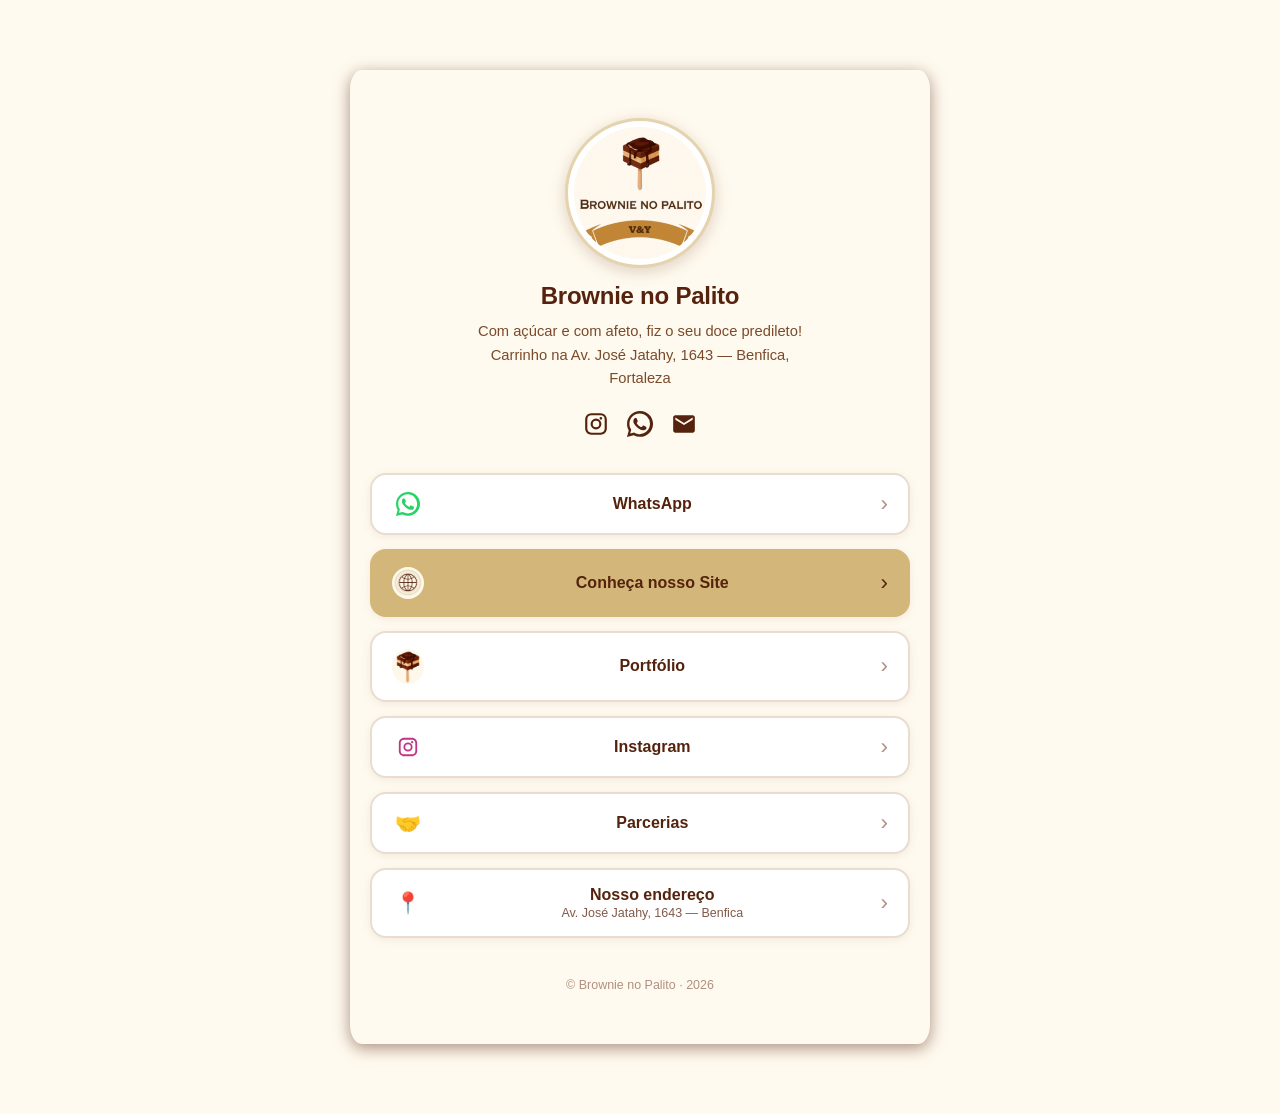
<file: brownienopalito/links.html>
<!DOCTYPE html>
<html lang="pt-BR">
<head>
    <meta charset="UTF-8">
    <meta name="viewport" content="width=device-width, initial-scale=1.0">
    <meta name="description" content="Brownie no Palito - Links | Fortaleza CE">
    <title>Brownie no Palito | Links</title>

    <!-- Google Analytics 4 -->
<script async src="https://www.googletagmanager.com/gtag/js?id=G-G3DZSMJ15T"></script>

<script>
    window.dataLayer = window.dataLayer || [];

    function gtag() {
        dataLayer.push(arguments);
    }

    gtag('js', new Date());

    gtag('config', 'G-G3DZSMJ15T', {
        debug_mode: true
    });
</script>

    <link rel="stylesheet" href="links.css">
    <link rel="icon" href="imagens/favicom.io" type="image/x-icon">
</head>
<body>
    
    <main class="links-page">

        
        <div class="perfil">
            <img src="imagens/logo_menor.png" alt="Logo Brownie no Palito" class="perfil-logo">
            <h1 class="perfil-nome">Brownie no Palito</h1>
            <p class="perfil-bio">Com açúcar e com afeto, fiz o seu doce predileto!<br>Carrinho na Av. José Jatahy, 1643 — Benfica, Fortaleza</p>

            
            <div class="perfil-redes">
                <a href="https://www.instagram.com/brownienopalito/"
                   target="_blank" rel="noopener noreferrer"
                   class="rede-icon" aria-label="Instagram"
                   onclick="gtag('event','click',{event_category:'social',event_label:'Instagram'})">
                    <svg xmlns="http://www.w3.org/2000/svg" width="26" height="26" fill="currentColor" viewBox="0 0 24 24">
                        <path d="M7.75 2C4.574 2 2 4.574 2 7.75v8.5C2 19.426 4.574 22 7.75 22h8.5C19.426 22 22 19.426 22 16.25v-8.5C22 4.574 19.426 2 16.25 2h-8.5zm0 2h8.5C18.56 4 20 5.44 20 7.75v8.5c0 2.31-1.44 3.75-3.75 3.75h-8.5C5.44 20 4 18.56 4 16.25v-8.5C4 5.44 5.44 4 7.75 4zm8.75 1.5a1.25 1.25 0 100 2.5 1.25 1.25 0 000-2.5zM12 7a5 5 0 100 10 5 5 0 000-10zm0 2a3 3 0 110 6 3 3 0 010-6z"/>
                    </svg>
                </a>
                <a href="https://wa.me/5585986064603"
                   target="_blank" rel="noopener noreferrer"
                   class="rede-icon" aria-label="WhatsApp"
                   onclick="gtag('event','click',{event_category:'social',event_label:'WhatsApp-icone'})">
                    <svg xmlns="http://www.w3.org/2000/svg" width="26" height="26" fill="currentColor" viewBox="0 0 24 24">
                        <path d="M20.52 3.48A11.83 11.83 0 0012.01 0C5.38 0 .02 5.36.02 11.99c0 2.11.55 4.17 1.6 5.99L0 24l6.18-1.62a11.94 11.94 0 005.83 1.49h.01c6.63 0 11.99-5.36 11.99-11.99 0-3.2-1.25-6.21-3.49-8.4zM12.02 21.5c-1.78 0-3.53-.48-5.06-1.39l-.36-.21-3.67.96.98-3.58-.23-.37a9.48 9.48 0 01-1.46-5.02c0-5.25 4.27-9.52 9.52-9.52 2.54 0 4.92.99 6.71 2.78a9.46 9.46 0 012.78 6.71c0 5.25-4.27 9.52-9.52 9.52zm5.21-7.13c-.29-.15-1.72-.85-1.99-.95-.27-.1-.47-.15-.67.15-.2.29-.77.95-.94 1.14-.17.2-.35.22-.64.07-.29-.15-1.23-.45-2.35-1.43-.87-.77-1.46-1.72-1.63-2.01-.17-.29-.02-.45.13-.6.13-.13.29-.35.44-.52.15-.17.2-.29.3-.49.1-.2.05-.37-.02-.52-.07-.15-.67-1.61-.92-2.2-.24-.58-.49-.5-.67-.51h-.57c-.2 0-.52.07-.8.37-.27.29-1.05 1.03-1.05 2.51 0 1.48 1.08 2.91 1.23 3.11.15.2 2.12 3.23 5.14 4.53.72.31 1.28.49 1.72.63.72.23 1.37.2 1.89.12.58-.09 1.72-.7 1.96-1.37.24-.67.24-1.24.17-1.37-.07-.12-.26-.2-.55-.35z"/>
                    </svg>
                </a>
                <a href="mailto:brownienopalito@gmail.com"
                   class="rede-icon" aria-label="E-mail"
                   onclick="gtag('event','click',{event_category:'social',event_label:'Email-icone'})">
                    <svg xmlns="http://www.w3.org/2000/svg" width="26" height="26" fill="currentColor" viewBox="0 0 24 24">
                        <path d="M20 4H4C2.9 4 2 4.9 2 6v12c0 1.1.9 2 2 2h16c1.1 0 2-.9 2-2V6c0-1.1-.9-2-2-2zm0 4l-8 5-8-5V6l8 5 8-5v2z"/>
                    </svg>
                </a>
            </div>
        </div>

        
        <div class="links-lista">

            <a href="https://wa.me/5585986064603?text=Olá!%20Vim%20pelo%20link%20da%20bio%20e%20gostaria%20de%20mais%20informações."
               target="_blank" rel="noopener noreferrer"
               class="link-card"
               onclick="gtag('event','clique_link',{link_nome:'WhatsApp'})">
                <span class="link-icone">
                    <svg xmlns="http://www.w3.org/2000/svg" width="24" height="24" fill="#25d366" viewBox="0 0 24 24">
                        <path d="M20.52 3.48A11.83 11.83 0 0012.01 0C5.38 0 .02 5.36.02 11.99c0 2.11.55 4.17 1.6 5.99L0 24l6.18-1.62a11.94 11.94 0 005.83 1.49h.01c6.63 0 11.99-5.36 11.99-11.99 0-3.2-1.25-6.21-3.49-8.4zM12.02 21.5c-1.78 0-3.53-.48-5.06-1.39l-.36-.21-3.67.96.98-3.58-.23-.37a9.48 9.48 0 01-1.46-5.02c0-5.25 4.27-9.52 9.52-9.52 2.54 0 4.92.99 6.71 2.78a9.46 9.46 0 012.78 6.71c0 5.25-4.27 9.52-9.52 9.52zm5.21-7.13c-.29-.15-1.72-.85-1.99-.95-.27-.1-.47-.15-.67.15-.2.29-.77.95-.94 1.14-.17.2-.35.22-.64.07-.29-.15-1.23-.45-2.35-1.43-.87-.77-1.46-1.72-1.63-2.01-.17-.29-.02-.45.13-.6.13-.13.29-.35.44-.52.15-.17.2-.29.3-.49.1-.2.05-.37-.02-.52-.07-.15-.67-1.61-.92-2.2-.24-.58-.49-.5-.67-.51h-.57c-.2 0-.52.07-.8.37-.27.29-1.05 1.03-1.05 2.51 0 1.48 1.08 2.91 1.23 3.11.15.2 2.12 3.23 5.14 4.53.72.31 1.28.49 1.72.63.72.23 1.37.2 1.89.12.58-.09 1.72-.7 1.96-1.37.24-.67.24-1.24.17-1.37-.07-.12-.26-.2-.55-.35z"/>
                    </svg>
                </span>
                <span class="link-texto">WhatsApp</span>
                <span class="link-seta">›</span>
            </a>

            <a href="index.html"
               class="link-card link-card--destaque"
               onclick="gtag('event','clique_link',{link_nome:'Site'})">
                <span class="link-icone"><img style="height: 32px; width: 32px; border-radius: 50%;" src="imagens/site_menor.png" alt="Logo genérica de site"></span>
                <span class="link-texto">Conheça nosso Site</span>
                <span class="link-seta">›</span>
            </a>

            <a href="https://drive.google.com/file/d/18KCudo6QhN8M5yTPmKoA24r5E2hcq0Hy/view?usp=sharing"
               target="_blank" class="link-card"
               onclick="gtag('event','clique_link',{link_nome:'Cardapio'})">
                <span class="link-icone"><img style="width: 32px; height: 35px; border-radius: 50%;" src="imagens/logo_so_brownie_fffaef.png" alt=""></span>
                <span class="link-texto">Portfólio</span>
                <span class="link-seta">›</span>
            </a>

            <a href="https://www.instagram.com/brownienopalito/"
               target="_blank" rel="noopener noreferrer"
               class="link-card"
               onclick="gtag('event','clique_link',{link_nome:'Portfolio-Instagram'})">
                <span class="link-icone">
                    <svg xmlns="http://www.w3.org/2000/svg" width="22" height="22" fill="#C13584" viewBox="0 0 24 24">
                        <path d="M7.75 2C4.574 2 2 4.574 2 7.75v8.5C2 19.426 4.574 22 7.75 22h8.5C19.426 22 22 19.426 22 16.25v-8.5C22 4.574 19.426 2 16.25 2h-8.5zm0 2h8.5C18.56 4 20 5.44 20 7.75v8.5c0 2.31-1.44 3.75-3.75 3.75h-8.5C5.44 20 4 18.56 4 16.25v-8.5C4 5.44 5.44 4 7.75 4zm8.75 1.5a1.25 1.25 0 100 2.5 1.25 1.25 0 000-2.5zM12 7a5 5 0 100 10 5 5 0 000-10zm0 2a3 3 0 110 6 3 3 0 010-6z"/>
                    </svg>
                </span>
                <span class="link-texto">Instagram</span>
                <span class="link-seta">›</span>
            </a>

            <a href="https://brownienopalito.github.io/brownienopalito/brownienopalito/parcerias.html"
               class="link-card"
               onclick="gtag('event','clique_link',{link_nome:'Parcerias'})">
                <span class="link-icone">🤝</span>
                <span class="link-texto">Parcerias</span>
                <span class="link-seta">›</span>
            </a>

            <a href="https://www.google.com/maps?ll=-3.736084,-38.543762&z=16&t=m&hl=pt-BR&gl=US&mapclient=embed&q=Av.+Jos%C3%A9+Jatahy,+1643+-+Jacarecanga+Fortaleza+-+CE+60011-173"
               target="_blank" rel="noopener noreferrer"
               class="link-card"
               onclick="gtag('event','clique_link',{link_nome:'Endereco'})">
                <span class="link-icone">📍</span>
                <span class="link-texto">
                    Nosso endereço
                    <small>Av. José Jatahy, 1643 — Benfica</small>
                </span>
                <span class="link-seta">›</span>
            </a>

        </div>

        <p class="links-rodape">&copy; Brownie no Palito · 2026</p>

    </main>

</body>
</html>
</file>
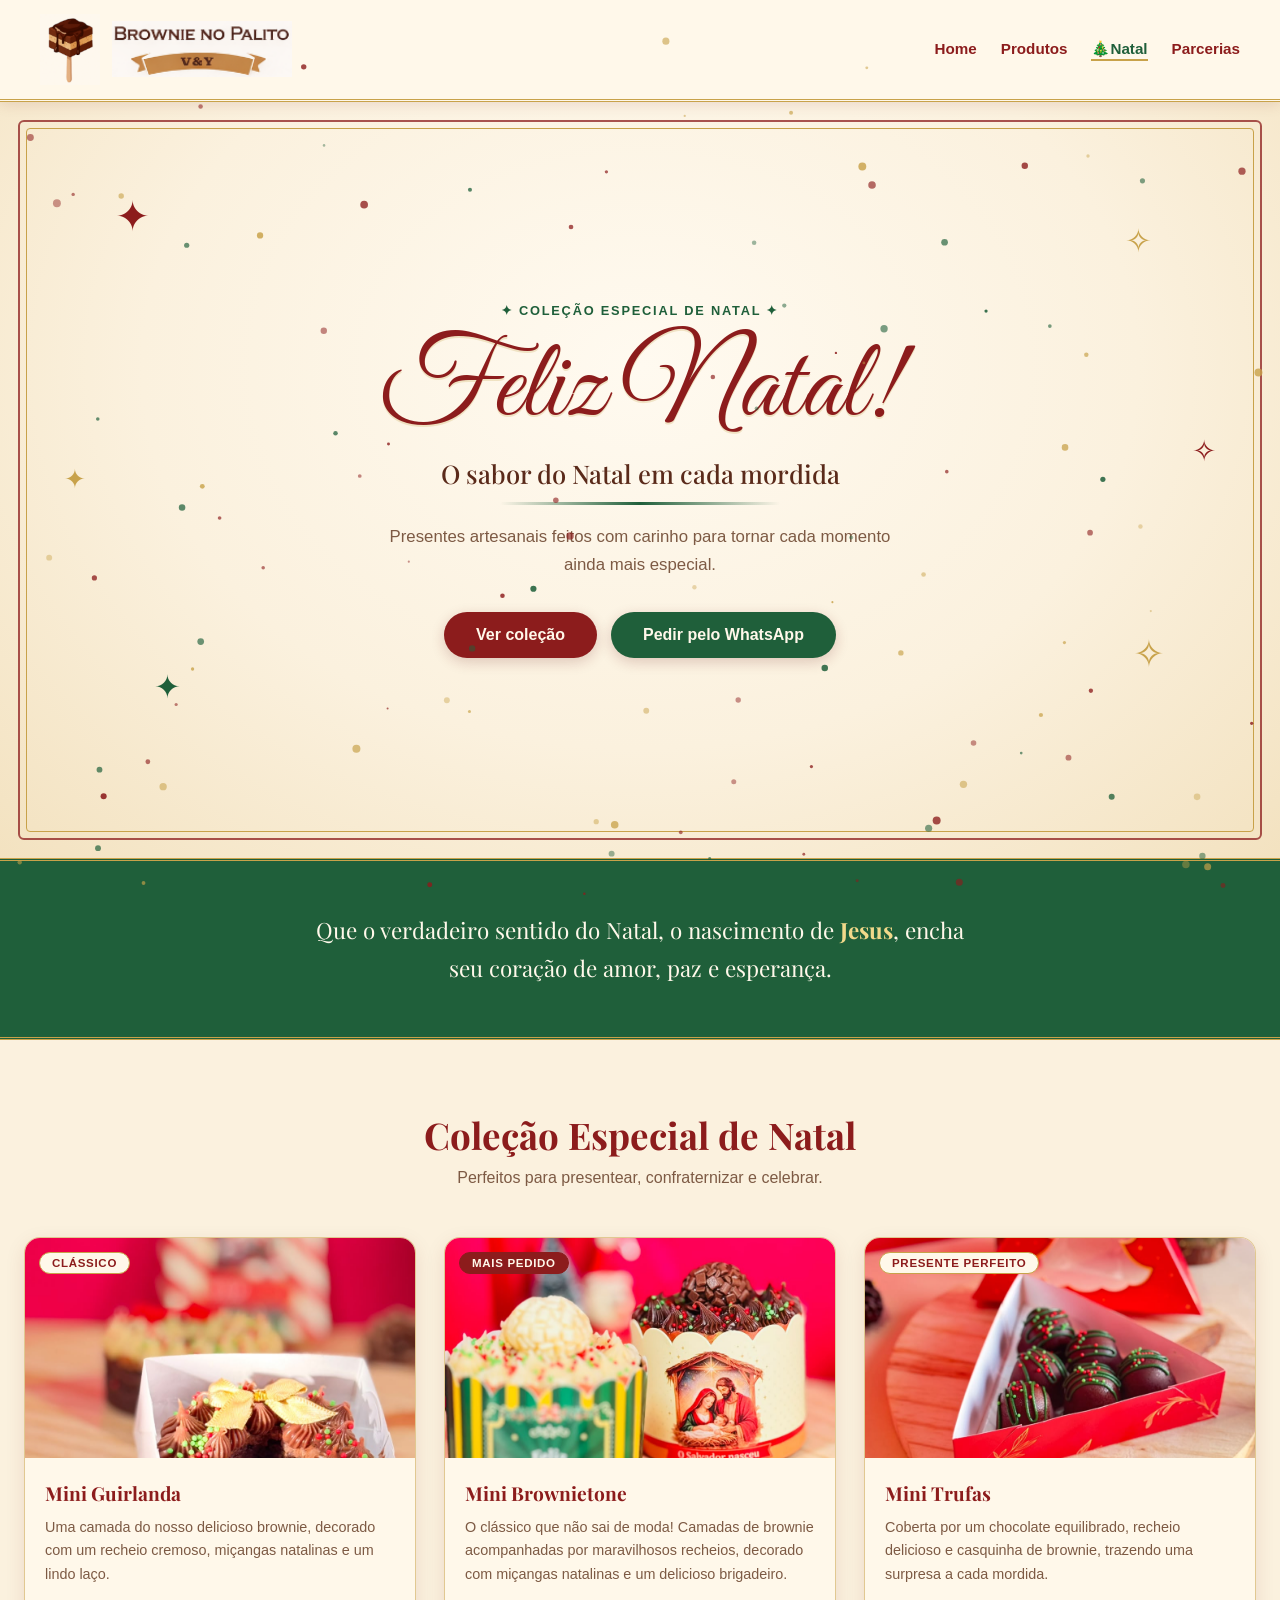
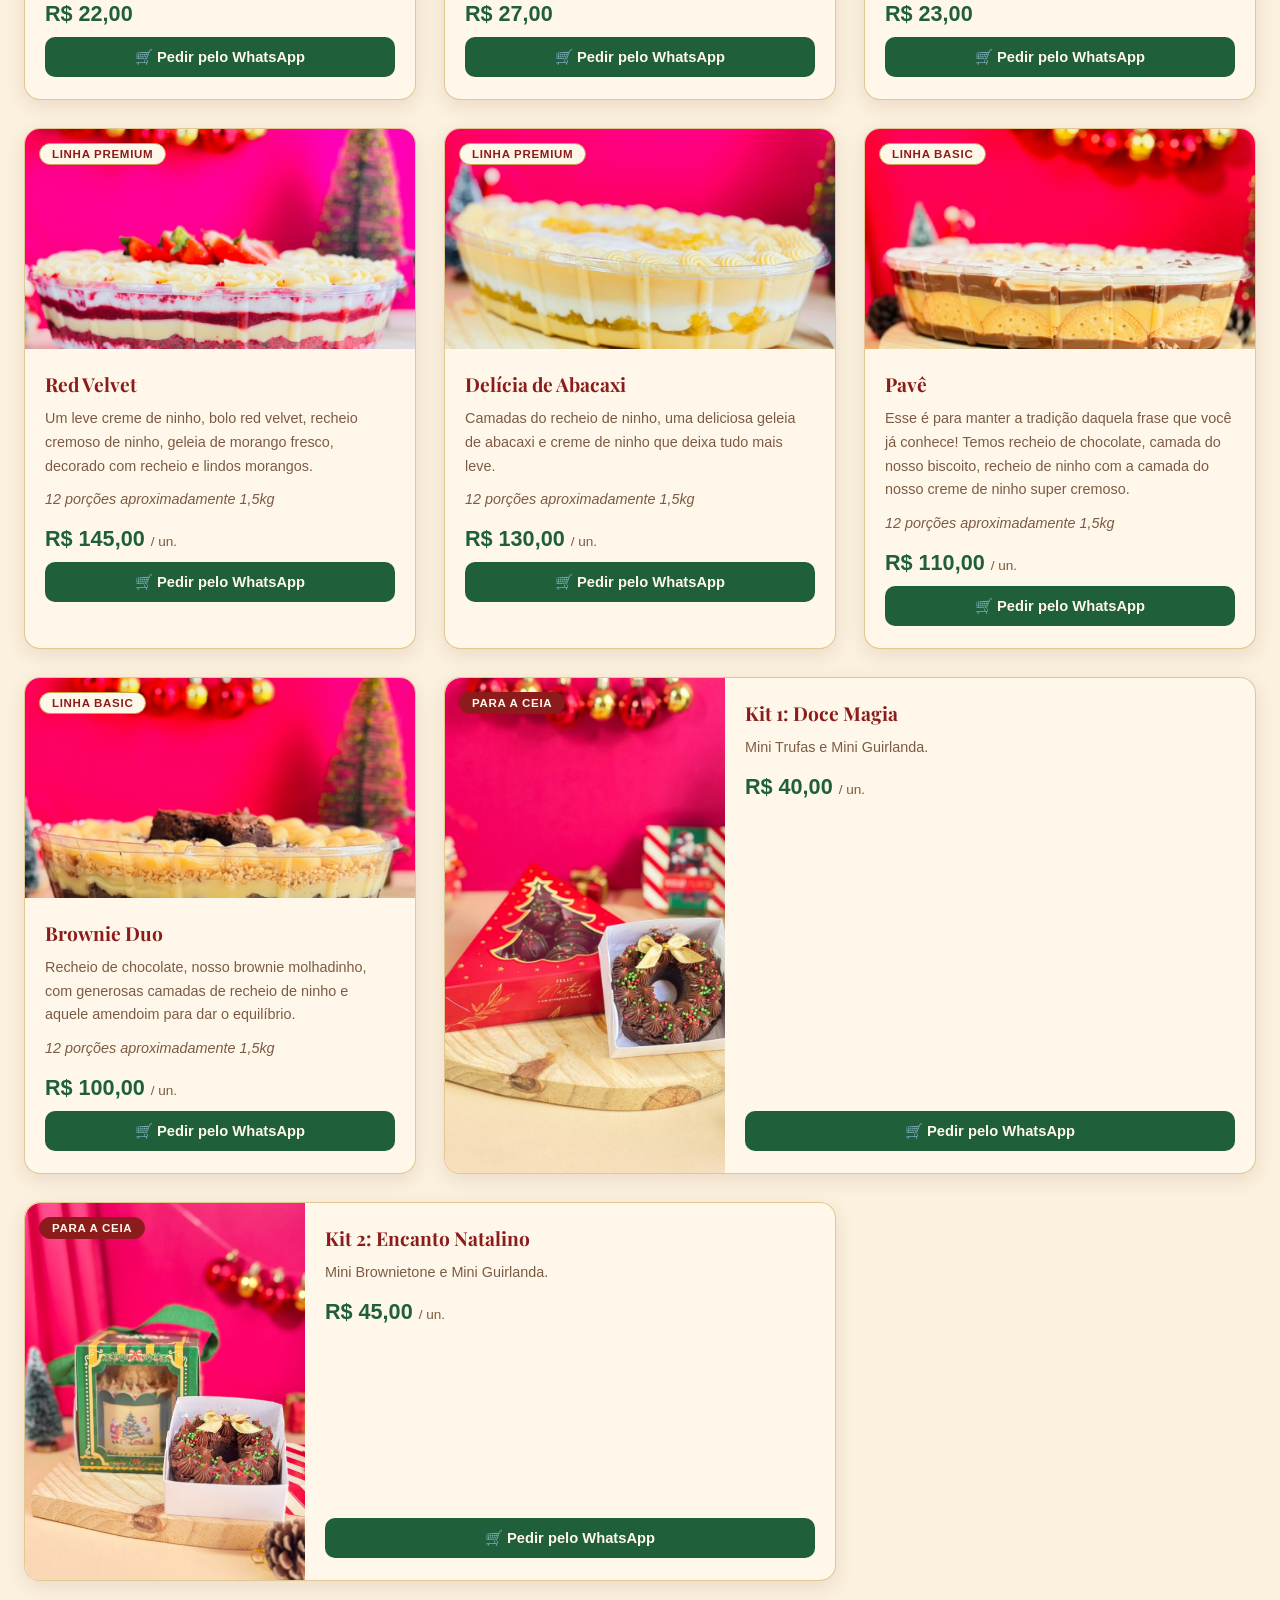
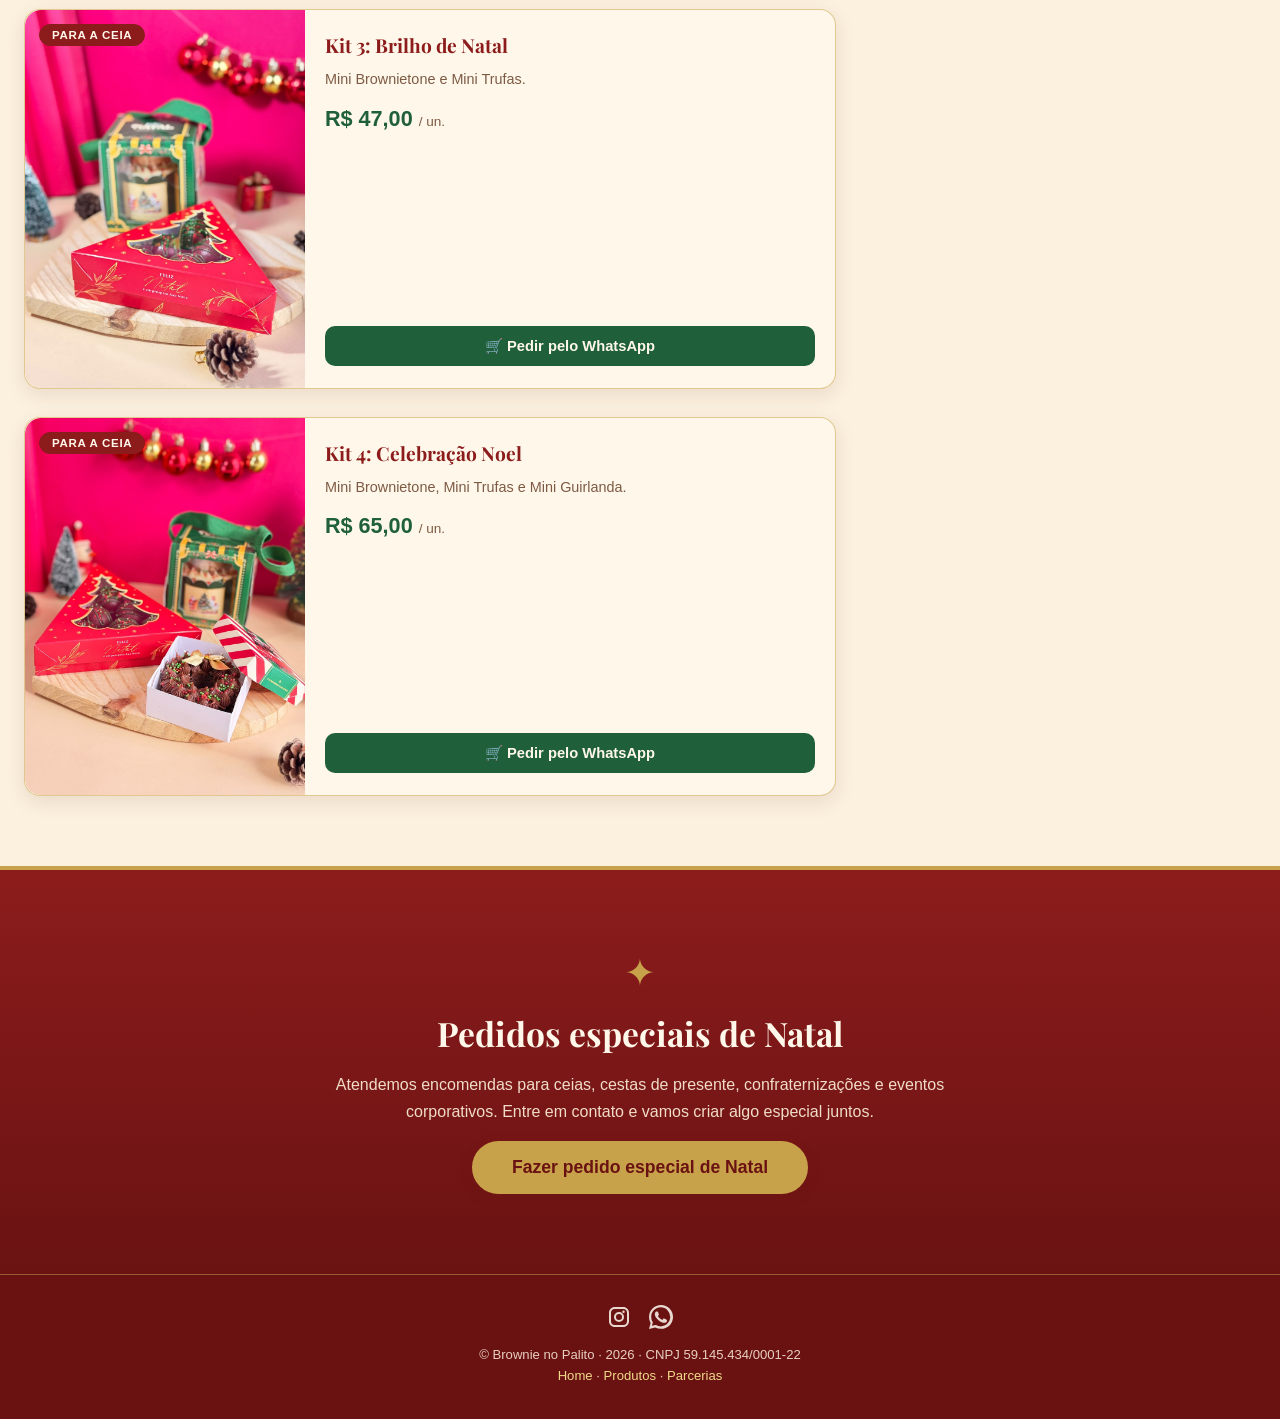
<file: brownienopalito/natal.html>
<!DOCTYPE html>
<html lang="pt-BR">
<head>
    <meta charset="UTF-8">
    <meta name="viewport" content="width=device-width, initial-scale=1.0">
    <meta name="description" content="Presentes de Natal da Brownie no Palito em Fortaleza. Brownies artesanais, trufas e bolos para tornar o seu Natal ainda mais especial.">
    <title>Natal | Brownie no Palito - Fortaleza CE</title>
    <!-- Google Analytics -->
    <script async src="https://www.googletagmanager.com/gtag/js?id=G-G3DZSMJ15T"></script>
    <script>
        window.dataLayer = window.dataLayer || [];
        function gtag(){dataLayer.push(arguments);}
        gtag('js', new Date());
        gtag('config', 'G-G3DZSMJ15T');
    </script>
    <link rel="preconnect" href="https://fonts.googleapis.com">
    <link rel="preconnect" href="https://fonts.gstatic.com" crossorigin>
    <link href="https://fonts.googleapis.com/css2?family=Great+Vibes&family=Playfair+Display:wght@500;700&display=swap" rel="stylesheet">
    <link rel="stylesheet" href="natal.css">
    <link rel="icon" href="imagens/favicon.ico" type="image/x-icon">
</head>
<body>

<!-- Neve animada -->
<canvas id="neve"></canvas>

<header class="header-natal">
    <a href="index.html" class="header-logo">
        <img id="logo_brown" src="imagens/logo_so_brownie.png" alt="Logo Brownie no Palito">
        <img id="logo_sem"   src="imagens/logo_sem_brownie.png" alt="Brownie no Palito">
    </a>
    <button class="menu-toggle" id="menu-toggle" aria-label="Abrir menu">☰</button>
    <nav>
        <ul>
            <li><a href="https://brownienopalito.github.io/brownienopalito/brownienopalito/index.html">Home</a></li>
            <li><a href="https://brownienopalito.github.io/brownienopalito/brownienopalito/produtos.html">Produtos</a></li>
            <li><a href="https://brownienopalito.github.io/brownienopalito/brownienopalito/natal.html" class="nav-ativo">🎄Natal</a></li>
            <li><a href="https://brownienopalito.github.io/brownienopalito/brownienopalito/parcerias.html">Parcerias</a></li>
        </ul>
    </nav>
</header>

<script>
    const toggle = document.getElementById('menu-toggle');
    const menu   = document.querySelector('nav');
    toggle.addEventListener('click', () => menu.classList.toggle('active'));
</script>

<main>

    <!-- HERO NATAL -->
    <section class="hero-natal">
        <div class="hero-natal__conteudo">
            <span class="hero-natal__tag">✦ Coleção Especial de Natal ✦</span>
            <h1 class="hero-natal__titulo"><span class="script">Feliz Natal!</span><span class="hero-natal__linha">O sabor do Natal em cada mordida</span></h1>
            <p class="hero-natal__sub">Presentes artesanais feitos com carinho para tornar cada momento ainda mais especial.</p>
            <div class="hero-natal__ctas">
                <a href="#produtos-natal" class="btn-natal btn-natal--primary">Ver coleção</a>
                <a href="https://wa.me/5585986064603?text=Olá!%20Vim%20pela%20página%20de%20Natal%20e%20gostaria%20de%20fazer%20um%20pedido%20especial."
                   target="_blank" rel="noopener noreferrer"
                   class="btn-natal btn-natal--secondary"
                   onclick="gtag('event','clique_link',{link_nome:'WhatsApp-Natal-Hero'})">
                   Pedir pelo WhatsApp
                </a>
            </div>
        </div>
        <div class="hero-natal__decoracao">
            <span class="deco deco--1">✦</span>
            <span class="deco deco--2">✧</span>
            <span class="deco deco--3">✦</span>
            <span class="deco deco--4">✧</span>
            <span class="deco deco--5">✦</span>
            <span class="deco deco--6">✧</span>
        </div>
    </section>

    <!-- FRASE -->
    <div class="frase-natal">
        <p>Que o verdadeiro sentido do Natal, o nascimento de <strong>Jesus</strong>, encha seu coração de amor, paz e esperança.</p>
    </div>

    <!-- PRODUTOS -->
    <section id="produtos-natal" class="produtos-natal">
        <h2 class="secao-titulo"> Coleção Especial de Natal</h2>
        <p class="secao-sub">Perfeitos para presentear, confraternizar e celebrar.</p>

        <div class="grade-natal">

            <!-- Brownie Recheado -->
            <article class="card-natal">
                <div class="card-natal__badge">Clássico</div>
                <div class="card-natal__img-wrap">
                    <img src="image_natal/guirlanda.jpeg" alt="Brownie Recheado" loading="lazy">
                </div>
                <div class="card-natal__corpo">
                    <h3>Mini Guirlanda</h3>
                    <p>Uma camada do nosso delicioso brownie, decorado com um recheio cremoso, miçangas natalinas e um lindo laço.</p>
                    <div class="card-natal__preco">R$ 22,00</div>
                    <a href="https://wa.me/5585986064603?text=Olá!%20Vim%20pela%20página%20de%20Natal%20e%20gostaria%20de%20pedir%20a%20Mini%20Guirlanda"
                       target="_blank" rel="noopener noreferrer"
                       class="card-natal__btn"
                       onclick="gtag('event','clique_link',{link_nome:'Natal-Brownie-Recheado'})">
                        🛒 Pedir pelo WhatsApp
                    </a>
                </div>
            </article>

            <!-- Brownie no Palito -->
            <article class="card-natal">
                <div class="card-natal__badge card-natal__badge--destaque">Mais pedido</div>
                <div class="card-natal__img-wrap">
                    <img src="image_natal/brownietone.jpeg" alt="Brownie no Palito" loading="lazy">
                </div>
                <div class="card-natal__corpo">
                    <h3>Mini Brownietone</h3>
                    <p>O clássico que não sai de moda! Camadas de brownie acompanhadas por maravilhosos recheios, decorado com miçangas natalinas e um delicioso brigadeiro.</p>
                    <div class="card-natal__preco">R$ 27,00</div>
                    <a href="https://wa.me/5585986064603?text=Olá!%20Vim%20pela%20página%20de%20Natal%20e%20gostaria%20de%20pedir%20o%20Mini%20%20Brownietone."
                       target="_blank" rel="noopener noreferrer"
                       class="card-natal__btn"
                       onclick="gtag('event','clique_link',{link_nome:'Natal-Brownie-Palito'})">
                        🛒 Pedir pelo WhatsApp
                    </a>
                </div>
            </article>

            <!-- Morango do Amor -->
            <article class="card-natal">
                <div class="card-natal__badge">Presente perfeito</div>
                <div class="card-natal__img-wrap">
                    <img src="image_natal/trufas_natal.jpeg" alt="Morango do Amor" loading="lazy">
                </div>
                <div class="card-natal__corpo">
                    <h3>Mini Trufas</h3>
                    <p>Coberta por um chocolate equilibrado, recheio delicioso e casquinha de brownie, trazendo uma surpresa a cada mordida.</p>
                    <div class="card-natal__preco">R$ 23,00</div>
                    <a href="https://wa.me/5585986064603?text=Olá!%20Vim%20pela%20página%20de%20Natal%20e%20gostaria%20de%20pedir%20o%20Mini%20%20Trufas."
                       target="_blank" rel="noopener noreferrer"
                       class="card-natal__btn"
                       onclick="gtag('event','clique_link',{link_nome:'Natal-Morango'})">
                        🛒 Pedir pelo WhatsApp
                    </a>
                </div>
            </article>

            <!-- Trufas -->
            <article class="card-natal">
                <div class="card-natal__badge">Linha Premium</div>
                <div class="card-natal__img-wrap">
                    <img src="image_natal/red.jpeg" alt="Trufas Recheadas" loading="lazy">
                </div>
                <div class="card-natal__corpo">
                    <h3>Red Velvet</h3>
                    <p>Um leve creme de ninho, bolo red velvet, recheio cremoso de ninho, geleia de morango fresco, decorado com recheio e lindos morangos.</p>
                    <p><em>12 porções   aproximadamente 1,5kg</em></p>
                    <div class="card-natal__preco">R$ 145,00 <small>/ un.</small></div>
                    <a href="https://wa.me/5585986064603?text=Olá!%20Vim%20pela%20página%20de%20Natal%20e%20gostaria%20de%20pedir%20Sobremesa%20Red%20Velvet."
                       target="_blank" rel="noopener noreferrer"
                       class="card-natal__btn"
                       onclick="gtag('event','clique_link',{link_nome:'Natal-Trufas'})">
                        🛒 Pedir pelo WhatsApp
                    </a>
                </div>
            </article>

            <!-- Mini Brownie -->
            <article class="card-natal">
                <div class="card-natal__badge">Linha Premium</div>
                <div class="card-natal__img-wrap">
                    <img src="image_natal/abacaxi.jpeg" alt="Mini Brownie" loading="lazy">
                </div>
                <div class="card-natal__corpo">
                    <h3>Delícia de Abacaxi</h3>
                    <p>Camadas do recheio de ninho, uma deliciosa geleia de abacaxi e creme de ninho que deixa tudo mais leve.</p>
                    <p><em>12 porções   aproximadamente 1,5kg</em></p>
                    <div class="card-natal__preco">R$ 130,00 <small>/ un.</small></div>
                    <a href="https://wa.me/5585986064603?text=Olá!%20Vim%20pela%20página%20de%20Natal%20e%20gostaria%20de%20pedir%20Sobremesa%20Abacaxi."
                       target="_blank" rel="noopener noreferrer"
                       class="card-natal__btn"
                       onclick="gtag('event','clique_link',{link_nome:'Natal-Mini-Brownie'})">
                        🛒 Pedir pelo WhatsApp
                    </a>
                </div>
            </article>

            <!-- Petit -->
            <article class="card-natal">
                <div class="card-natal__badge">Linha Basic</div>
                <div class="card-natal__img-wrap">
                    <img src="image_natal/pav.jpeg" alt="Petit de Brownie" loading="lazy">
                </div>
                <div class="card-natal__corpo">
                    <h3>Pavê</h3>
                    <p>Esse é para manter a tradição daquela frase que você já conhece! Temos recheio de chocolate, camada do nosso biscoito, recheio de ninho com a camada do nosso creme de ninho super cremoso.</p>
                    <p><em>12 porções   aproximadamente 1,5kg</em></p>
                    <div class="card-natal__preco">R$ 110,00 <small>/ un.</small></div>
                    <a href="https://wa.me/5585986064603?text=Olá!%20Vim%20pela%20página%20de%20Natal%20e%20gostaria%20de%20pedir%20Sobremesa%20de%20Pavê."
                       target="_blank" rel="noopener noreferrer"
                       class="card-natal__btn"
                       onclick="gtag('event','clique_link',{link_nome:'Natal-Petit'})">
                        🛒 Pedir pelo WhatsApp
                    </a>
                </div>
            </article>

            <article class="card-natal">
                <div class="card-natal__badge">Linha Basic</div>
                <div class="card-natal__img-wrap">
                    <img src="image_natal/sobrebrownie.jpeg" alt="Petit de Brownie" loading="lazy">
                </div>
                <div class="card-natal__corpo">
                    <h3>Brownie Duo</h3>
                    <p>Recheio de chocolate, nosso brownie molhadinho, com generosas camadas de recheio de ninho e aquele amendoim para dar o equilíbrio.</p>
                    <p><em>12 porções   aproximadamente 1,5kg</em></p>
                    <div class="card-natal__preco">R$ 100,00 <small>/ un.</small></div>
                    <a href="https://wa.me/5585986064603?text=Olá!%20Vim%20pela%20página%20de%20Natal%20e%20gostaria%20de%20pedir%20Sobremesa%20de%20Brownie%20Duo."
                       target="_blank" rel="noopener noreferrer"
                       class="card-natal__btn"
                       onclick="gtag('event','clique_link',{link_nome:'Natal-Petit'})">
                        🛒 Pedir pelo WhatsApp
                    </a>
                </div>
            </article>
            
            <!-- Bolo Acetato -->
            <article class="card-natal card-natal--largo">
                <div class="card-natal__badge card-natal__badge--destaque">Para a ceia</div>
                <div class="card-natal__img-wrap">
                    <img src="image_natal/kit_guir_tr.jpeg" alt="Kit 1: Doce Magia" loading="lazy">
                </div>
                <div class="card-natal__corpo">
                    <h3>Kit 1: Doce Magia</h3>
                    <p>Mini Trufas e Mini Guirlanda.<br>
                    <div class="card-natal__preco">R$ 40,00 <small>/ un.</small></div>
                    <a href="https://wa.me/5585986064603?text=Olá!%20Vim%20pela%20página%20de%20Natal%20e%20gostaria%20de%20pedir%20o%20Kit%201:%20Doce%20Magia."
                       target="_blank" rel="noopener noreferrer"
                       class="card-natal__btn"
                       onclick="gtag('event','clique_link',{link_nome:'Natal-Kit-1'})">
                        🛒 Pedir pelo WhatsApp
                    </a>
                </div>
            </article>

            <!-- Bolo Ganache -->
            <article class="card-natal card-natal--largo">
                <div class="card-natal__badge card-natal__badge--destaque">Para a ceia</div>
                <div class="card-natal__img-wrap">
                    <img src="image_natal/kit_br_guir.jpeg" alt="Kit 2: Encanto Natalino" loading="lazy">
                </div>
                <div class="card-natal__corpo">
                    <h3>Kit 2: Encanto Natalino</h3>
                    <p>Mini Brownietone e Mini Guirlanda.<br>
                    <div class="card-natal__preco">R$ 45,00 <small>/ un.</small></div>
                    <a href="https://wa.me/5585986064603?text=Olá!%20Vim%20pela%20página%20de%20Natal%20e%20gostaria%20de%20pedir%20o%20Kit%202:%20Encanto%20Natalino."
                       target="_blank" rel="noopener noreferrer"
                       class="card-natal__btn"
                       onclick="gtag('event','clique_link',{link_nome:'Natal-Kit-2'})">
                        🛒 Pedir pelo WhatsApp
                    </a>
                </div>
            </article>

            <article class="card-natal card-natal--largo">
                <div class="card-natal__badge card-natal__badge--destaque">Para a ceia</div>
                <div class="card-natal__img-wrap">
                    <img src="image_natal/kit_br_tr.jpeg" alt="Kit 3: Brilho de Natal" loading="lazy">
                </div>
                <div class="card-natal__corpo">
                    <h3>Kit 3: Brilho de Natal</h3>
                    <p>Mini Brownietone e Mini Trufas.<br>
                    <div class="card-natal__preco">R$ 47,00 <small>/ un.</small></div>
                    <a href="https://wa.me/5585986064603?text=Olá!%20Vim%20pela%20página%20de%20Natal%20e%20gostaria%20de%20pedir%20o%20Kit%203:%20Brilho%20de%20Natal."
                       target="_blank" rel="noopener noreferrer"
                       class="card-natal__btn"
                       onclick="gtag('event','clique_link',{link_nome:'Natal-Kit-3'})">
                        🛒 Pedir pelo WhatsApp
                    </a>
                </div>
            </article>

            <article class="card-natal card-natal--largo">
                <div class="card-natal__badge card-natal__badge--destaque">Para a ceia</div>
                <div class="card-natal__img-wrap">
                    <img src="image_natal/kit_todos.jpeg" alt="Kit 4: Celebração Noel" loading="lazy">
                </div>
                <div class="card-natal__corpo">
                    <h3>Kit 4: Celebração Noel</h3>
                    <p>Mini Brownietone, Mini Trufas e Mini Guirlanda.<br>
                    <div class="card-natal__preco">R$ 65,00 <small>/ un.</small></div>
                    <a href="https://wa.me/5585986064603?text=Olá!%20Vim%20pela%20página%20de%20Natal%20e%20gostaria%20de%20pedir%20o%20Kit%204:%20Celebração%20Noel."
                       target="_blank" rel="noopener noreferrer"
                       class="card-natal__btn"
                       onclick="gtag('event','clique_link',{link_nome:'Natal-Kit-4'})">
                        🛒 Pedir pelo WhatsApp
                    </a>
                </div>
            </article>

        </div>
    </section>

    <!-- CTA FINAL -->
    <section class="cta-natal">
        <div class="cta-natal__inner">
            <span class="cta-natal__deco">✦</span>
            <h2>Pedidos especiais de Natal</h2>
            <p>Atendemos encomendas para ceias, cestas de presente, confraternizações e eventos corporativos. Entre em contato e vamos criar algo especial juntos.</p>
            <a href="https://wa.me/5585986064603?text=Olá!%20Vim%20pela%20página%20de%20Natal%20e%20gostaria%20de%20fazer%20um%20pedido%20especial%20para%20o%20Natal."
               target="_blank" rel="noopener noreferrer"
               class="btn-natal btn-natal--primary btn-natal--grande"
               onclick="gtag('event','clique_link',{link_nome:'WhatsApp-Natal-CTA'})">
                Fazer pedido especial de Natal
            </a>
        </div>
    </section>

</main>

<footer class="footer-natal">
    <div class="footer-natal__inner">
        <div class="footer-natal__icons">
            <a href="https://www.instagram.com/brownienopalito/" target="_blank" aria-label="Instagram">
                <svg xmlns="http://www.w3.org/2000/svg" width="24" height="24" fill="#fffaef" viewBox="0 0 24 24">
                    <path d="M7.75 2C4.574 2 2 4.574 2 7.75v8.5C2 19.426 4.574 22 7.75 22h8.5C19.426 22 22 19.426 22 16.25v-8.5C22 4.574 19.426 2 16.25 2h-8.5zm0 2h8.5C18.56 4 20 5.44 20 7.75v8.5c0 2.31-1.44 3.75-3.75 3.75h-8.5C5.44 20 4 18.56 4 16.25v-8.5C4 5.44 5.44 4 7.75 4zm8.75 1.5a1.25 1.25 0 100 2.5 1.25 1.25 0 000-2.5zM12 7a5 5 0 100 10 5 5 0 000-10zm0 2a3 3 0 110 6 3 3 0 010-6z"/>
                </svg>
            </a>
            <a href="https://wa.me/5585986064603" target="_blank" aria-label="WhatsApp">
                <svg xmlns="http://www.w3.org/2000/svg" width="24" height="24" fill="#fffaef" viewBox="0 0 24 24">
                    <path d="M20.52 3.48A11.83 11.83 0 0012.01 0C5.38 0 .02 5.36.02 11.99c0 2.11.55 4.17 1.6 5.99L0 24l6.18-1.62a11.94 11.94 0 005.83 1.49h.01c6.63 0 11.99-5.36 11.99-11.99 0-3.2-1.25-6.21-3.49-8.4zM12.02 21.5c-1.78 0-3.53-.48-5.06-1.39l-.36-.21-3.67.96.98-3.58-.23-.37a9.48 9.48 0 01-1.46-5.02c0-5.25 4.27-9.52 9.52-9.52 2.54 0 4.92.99 6.71 2.78a9.46 9.46 0 012.78 6.71c0 5.25-4.27 9.52-9.52 9.52zm5.21-7.13c-.29-.15-1.72-.85-1.99-.95-.27-.1-.47-.15-.67.15-.2.29-.77.95-.94 1.14-.17.2-.35.22-.64.07-.29-.15-1.23-.45-2.35-1.43-.87-.77-1.46-1.72-1.63-2.01-.17-.29-.02-.45.13-.6.13-.13.29-.35.44-.52.15-.17.2-.29.3-.49.1-.2.05-.37-.02-.52-.07-.15-.67-1.61-.92-2.2-.24-.58-.49-.5-.67-.51h-.57c-.2 0-.52.07-.8.37-.27.29-1.05 1.03-1.05 2.51 0 1.48 1.08 2.91 1.23 3.11.15.2 2.12 3.23 5.14 4.53.72.31 1.28.49 1.72.63.72.23 1.37.2 1.89.12.58-.09 1.72-.7 1.96-1.37.24-.67.24-1.24.17-1.37-.07-.12-.26-.2-.55-.35z"/>
                </svg>
            </a>
        </div>
        <p>&copy; Brownie no Palito · 2026 · CNPJ 59.145.434/0001-22</p>
        <p><a href="https://brownienopalito.github.io/brownienopalito/brownienopalito/index.html" class="footer-natal__link">Home</a> · <a href="https://brownienopalito.github.io/brownienopalito/brownienopalito/produtos.html" class="footer-natal__link">Produtos</a> · <a href="https://brownienopalito.github.io/brownienopalito/brownienopalito/parcerias.html" class="footer-natal__link">Parcerias</a></p>
    </div>
</footer>

<button id="btn-topo" aria-label="Voltar ao topo">↑</button>
<script>
    const btnTopo = document.getElementById('btn-topo');
    window.addEventListener('scroll', () => btnTopo.classList.toggle('visivel', window.scrollY > 300));
    btnTopo.addEventListener('click', () => window.scrollTo({ top: 0, behavior: 'smooth' }));

    /* Neve */
    (function() {
        const canvas = document.getElementById('neve');
        const ctx    = canvas.getContext('2d');
        let W, H, flakes = [];
        function resize() { W = canvas.width = window.innerWidth; H = canvas.height = window.innerHeight; }
        resize();
        window.addEventListener('resize', resize);
        function makeFlake() {
            return { x: Math.random()*W, y: Math.random()*-H, r: Math.random()*3+1,
                     speed: Math.random()*1.2+0.4, drift: Math.random()*0.6-0.3, alpha: Math.random()*0.5+0.4, col: ['200,162,74','140,28,28','31,95,58'][Math.floor(Math.random()*3)] };
        }
        for (let i = 0; i < 120; i++) { const f = makeFlake(); f.y = Math.random()*H; flakes.push(f); }
        function draw() {
            ctx.clearRect(0,0,W,H);
            flakes.forEach(f => {
                ctx.beginPath(); ctx.arc(f.x,f.y,f.r,0,Math.PI*2);
                ctx.fillStyle=`rgba(${f.col},${f.alpha})`; ctx.fill();
                f.y+=f.speed; f.x+=f.drift;
                if(f.y>H+10) Object.assign(f,makeFlake());
                if(f.x>W+10) f.x=-10;
                if(f.x<-10)  f.x=W+10;
            });
            requestAnimationFrame(draw);
        }
        draw();
    })();
</script>

</body>
</html>
</file>
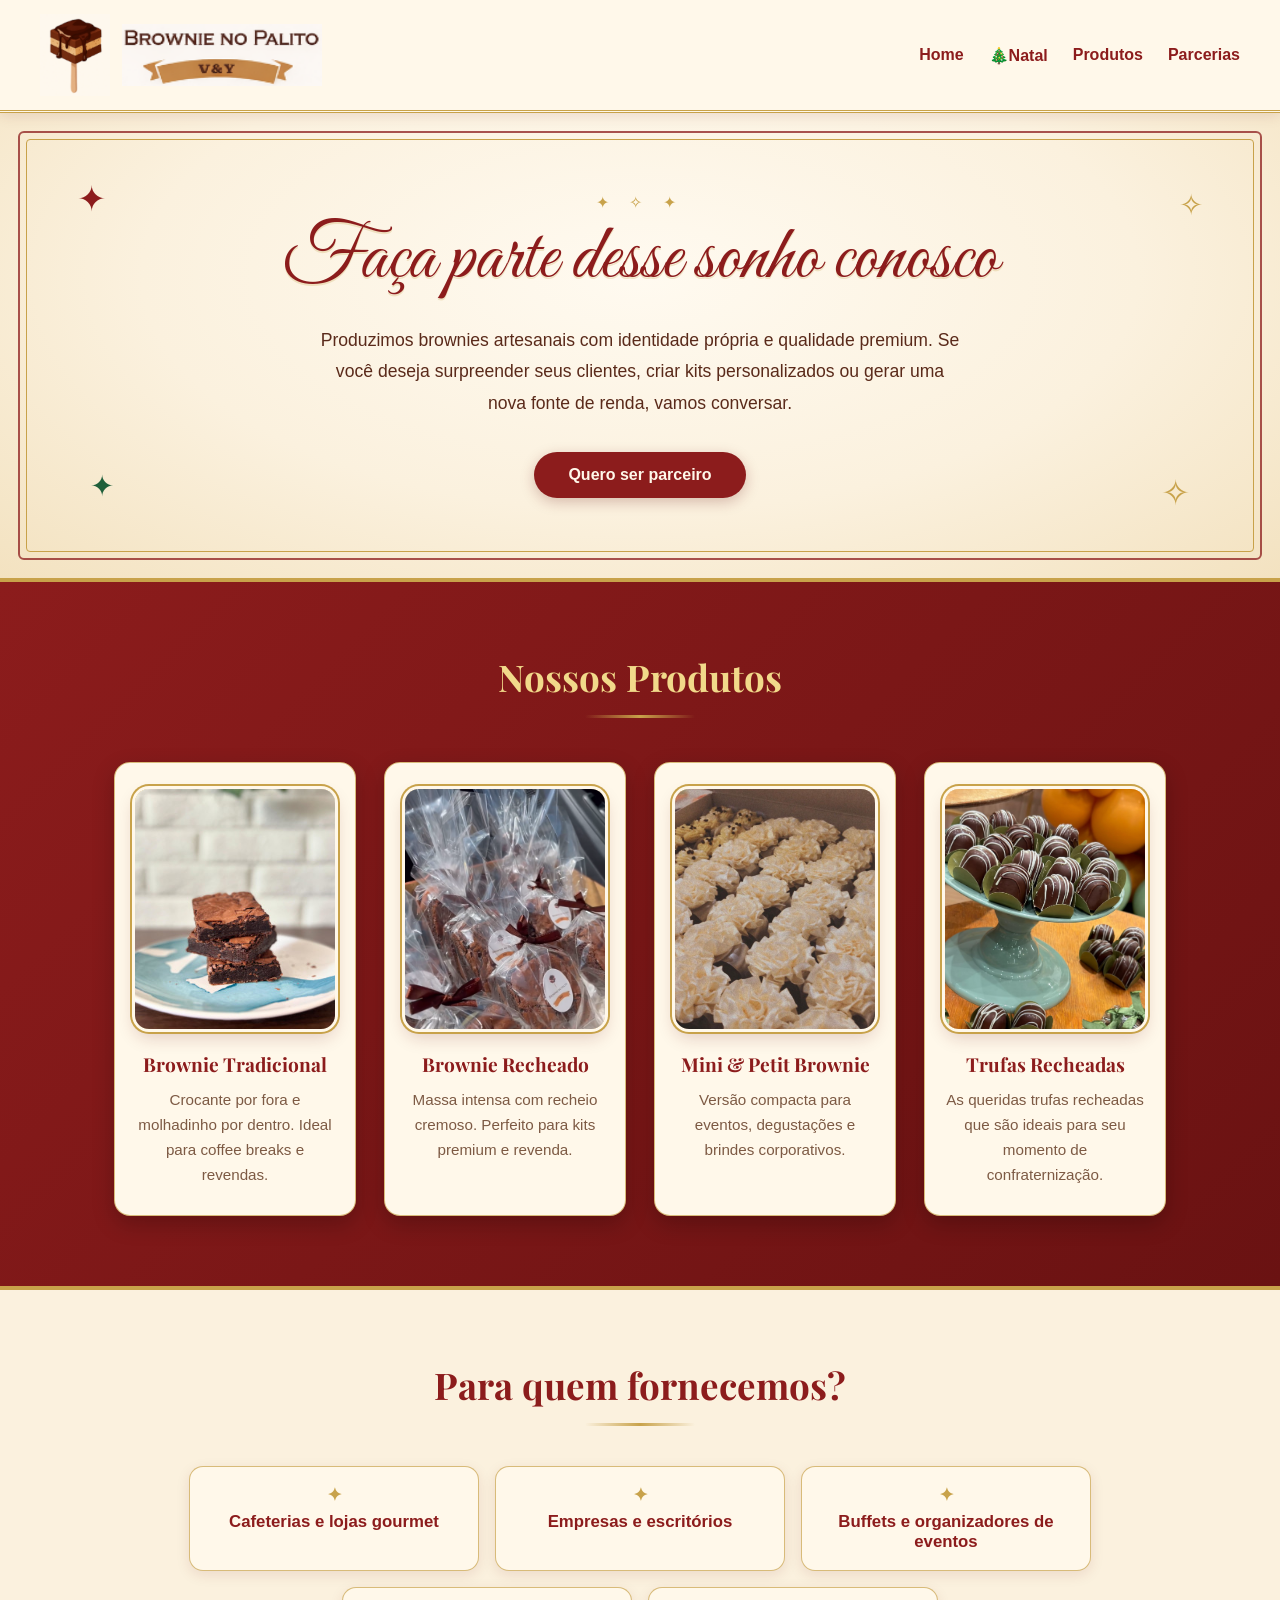
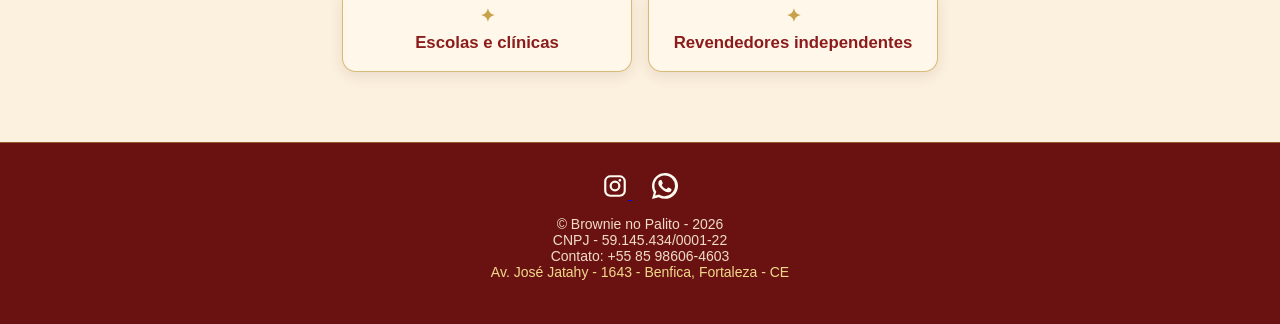
<file: brownienopalito/parcerias.html>
<!DOCTYPE html>
<html lang="pt-BR">
<head>
    <meta charset="UTF-8">
    <meta name="viewport" content="width=device-width, initial-scale=1.0">
    <!-- Google tag (gtag.js) -->
    <script async src="https://www.googletagmanager.com/gtag/js?id=G-G3DZSMJ15T"></script>
    <script>
    window.dataLayer = window.dataLayer || [];
    function gtag(){dataLayer.push(arguments);}
    gtag('js', new Date());

    gtag('config', 'G-G3DZSMJ15T');
    </script>
    <meta name="description" content="Seja parceiro da Brownie no Palito em Fortaleza. Fornecemos brownies artesanais para cafeterias, empresas, buffets, escolas e revendedores.">
    <title>Parceiras | Brownie no Palito - Fortaleza CE</title>
    <link rel="preconnect" href="https://fonts.googleapis.com">
    <link rel="preconnect" href="https://fonts.gstatic.com" crossorigin>
    <link href="https://fonts.googleapis.com/css2?family=Great+Vibes&family=Playfair+Display:wght@500;700&display=swap" rel="stylesheet">
    <link rel="stylesheet" href="parcerias.css">
    <link rel="icon" href="imagens/favicom.io" type="image/x-icon">
</head>
<body>

    <header class="header-moderno">
        <a href="https://brownienopalito.github.io/brownienopalito/brownienopalito/index.html">
        <div class="logo">
            <img id="logo_brown" src="imagens/logo_so_brownie.png" alt="logo da empresa somente brownie">
            <img id="logo_sem"  src="imagens/logo_sem_brownie.png" alt="logo da empresa somente texto">
        </div>
        </a>
        <button class="menu-toggle" id="menu-toggle" aria-label="Abrir menu">
            ☰
        </button>

        <nav>
            <ul>
                    <li><a href="https://brownienopalito.github.io/brownienopalito/brownienopalito/index.html">Home</a></li>
                    <li><a href="https://brownienopalito.github.io/brownienopalito/brownienopalito/natal.html">🎄Natal</a></li>
                    <li><a href="https://brownienopalito.github.io/brownienopalito/brownienopalito/produtos.html">Produtos</a></li>
                    <li><a href="https://brownienopalito.github.io/brownienopalito/brownienopalito/parcerias.html">Parcerias</a></li>
            </ul>
        </nav>
    </header>

    <script>
        const toggle = document.getElementById('menu-toggle');
        const menu = document.querySelector('nav');

        toggle.addEventListener('click', () => {
        menu.classList.toggle('active');});
    </script>
    
    <main>

    <!-- HERO -->
    <section class="hero">
        <div class="hero__decoracao" aria-hidden="true">
            <span class="deco deco--1">✦</span>
            <span class="deco deco--2">✧</span>
            <span class="deco deco--3">✦</span>
            <span class="deco deco--4">✧</span>
        </div>

        <div class="hero__inner">
            <span class="hero__orn">✦ ✧ ✦</span>
            <h1 class="hero__titulo"><span class="script">Faça parte desse sonho conosco</span></h1>
            <p>
                Produzimos brownies artesanais com identidade própria e qualidade premium.
                Se você deseja surpreender seus clientes, criar kits personalizados
                ou gerar uma nova fonte de renda, vamos conversar.
            </p>

            <a href="https://wa.me/5585986064603?text=Olá!%20Conheci%20a%20Brownie%20no%20Palito%20pelo%20site%20e%20gostaria%20de%20mais%20informações."
               target="_blank"
               rel="noopener noreferrer"
               class="btn-primary">
               Quero ser parceiro
            </a>
        </div>
    </section>

    <!-- PRODUTOS -->
    <section class="produtos">
        <div class="container">
            <h2>Nossos Produtos</h2>

            <div class="cards">

                <div class="card">
                    <img src="imagens/imagens_parcerias/tradicional_320px.jpg"
                         alt="Brownie tradicional artesanal" loading="lazy">
                    <h3>Brownie Tradicional</h3>
                    <p>Crocante por fora e molhadinho por dentro. Ideal para coffee breaks e revendas.</p>
                </div>

                <div class="card">
                    <img src="imagens/imagens_parcerias/recheado_embalado.png"
                         alt="Brownie recheado premium" loading="lazy">
                    <h3>Brownie Recheado</h3>
                    <p>Massa intensa com recheio cremoso. Perfeito para kits premium e revenda.</p>
                </div>

                <div class="card">
                    <img src="imagens/imagens_parcerias/petit.png"
                         alt="Mini brownie para eventos" loading="lazy">
                    <h3>Mini &amp; Petit Brownie</h3>
                    <p>Versão compacta para eventos, degustações e brindes corporativos.</p>
                </div>
                
                <div class="card">
                    <img src="imagens/trufas.jpeg"
                         alt="Trufas para eventos" loading="lazy">
                    <h3>Trufas Recheadas</h3>
                    <p>As queridas trufas recheadas que são ideais para seu momento de confraternização.</p>
                </div>

            </div>
        </div>
    </section>

    <!-- PARA QUEM FORNECEMOS -->
    <section class="parcerias">
        <div class="container">
            <h2>Para quem fornecemos?</h2>

            <ul class="lista-parcerias">
                <li>Cafeterias e lojas gourmet</li>
                <li>Empresas e escritórios</li>
                <li>Buffets e organizadores de eventos</li>
                <li>Escolas e clínicas</li>
                <li>Revendedores independentes</li>
            </ul>
        </div>
    </section>

</main>

<footer class="footer">
  <div class="footer-content">

    <div class="footer-icons">
      
      <!-- Instagram -->
      <a href="https://www.instagram.com/brownienopalito/"
         target="_blank"
         class="icon" aria-label="Instagram">
        <svg xmlns="http://www.w3.org/2000/svg"
             width="26"
             height="26"
             fill="#fffaef"
             viewBox="0 0 24 24">
          <path d="M7.75 2C4.574 2 2 4.574 2 7.75v8.5C2 19.426 4.574 22 7.75 22h8.5C19.426 22 22 19.426 22 16.25v-8.5C22 4.574 19.426 2 16.25 2h-8.5zm0 2h8.5C18.56 4 20 5.44 20 7.75v8.5c0 2.31-1.44 3.75-3.75 3.75h-8.5C5.44 20 4 18.56 4 16.25v-8.5C4 5.44 5.44 4 7.75 4zm8.75 1.5a1.25 1.25 0 100 2.5 1.25 1.25 0 000-2.5zM12 7a5 5 0 100 10 5 5 0 000-10zm0 2a3 3 0 110 6 3 3 0 010-6z"/>
        </svg>
      </a>

      <!-- WhatsApp -->
      <a href="https://wa.me/5585986064603?text=Olá!%20Conheci%20a%20Brownie%20no%20Palito%20pelo%20site%20e%20gostaria%20de%20mais%20informações."
         target="_blank"
         class="icon" aria-label="WhatsApp">
        <svg xmlns="http://www.w3.org/2000/svg"
             width="26"
             height="26"
             fill="#fffaef"
             viewBox="0 0 24 24">
          <path d="M20.52 3.48A11.83 11.83 0 0012.01 0C5.38 0 .02 5.36.02 11.99c0 2.11.55 4.17 1.6 5.99L0 24l6.18-1.62a11.94 11.94 0 005.83 1.49h.01c6.63 0 11.99-5.36 11.99-11.99 0-3.2-1.25-6.21-3.49-8.4zM12.02 21.5c-1.78 0-3.53-.48-5.06-1.39l-.36-.21-3.67.96.98-3.58-.23-.37a9.48 9.48 0 01-1.46-5.02c0-5.25 4.27-9.52 9.52-9.52 2.54 0 4.92.99 6.71 2.78a9.46 9.46 0 012.78 6.71c0 5.25-4.27 9.52-9.52 9.52zm5.21-7.13c-.29-.15-1.72-.85-1.99-.95-.27-.1-.47-.15-.67.15-.2.29-.77.95-.94 1.14-.17.2-.35.22-.64.07-.29-.15-1.23-.45-2.35-1.43-.87-.77-1.46-1.72-1.63-2.01-.17-.29-.02-.45.13-.6.13-.13.29-.35.44-.52.15-.17.2-.29.3-.49.1-.2.05-.37-.02-.52-.07-.15-.67-1.61-.92-2.2-.24-.58-.49-.5-.67-.51h-.57c-.2 0-.52.07-.8.37-.27.29-1.05 1.03-1.05 2.51 0 1.48 1.08 2.91 1.23 3.11.15.2 2.12 3.23 5.14 4.53.72.31 1.28.49 1.72.63.72.23 1.37.2 1.89.12.58-.09 1.72-.7 1.96-1.37.24-.67.24-1.24.17-1.37-.07-.12-.26-.2-.55-.35z"/>
        </svg>
      </a>

    </div>

    <p>
      &copy; Brownie no Palito - 2026<br>
      CNPJ - 59.145.434/0001-22 <br>
      Contato: +55 85 98606-4603 <br>
      <a href="https://www.google.com/maps?ll=-3.736084,-38.543762&z=16&t=m&hl=pt-BR&gl=US&mapclient=embed&q=Av.+Jos%C3%A9+Jatahy,+1643+-+Jacarecanga+Fortaleza+-+CE+60011-173"
         target="_blank"
         class="endereco">
        Av. José Jatahy - 1643 - Benfica, Fortaleza - CE
      </a>
    </p>

  </div>
</footer>

    <button id="btn-topo" aria-label="Voltar ao topo">↑</button>
<script>
    const btnTopo = document.getElementById('btn-topo');
    window.addEventListener('scroll', () => {
        btnTopo.classList.toggle('visivel', window.scrollY > 300);
    });
    btnTopo.addEventListener('click', () => {
        window.scrollTo({ top: 0, behavior: 'smooth' });
    });
</script>

</body>
</html>
</file>
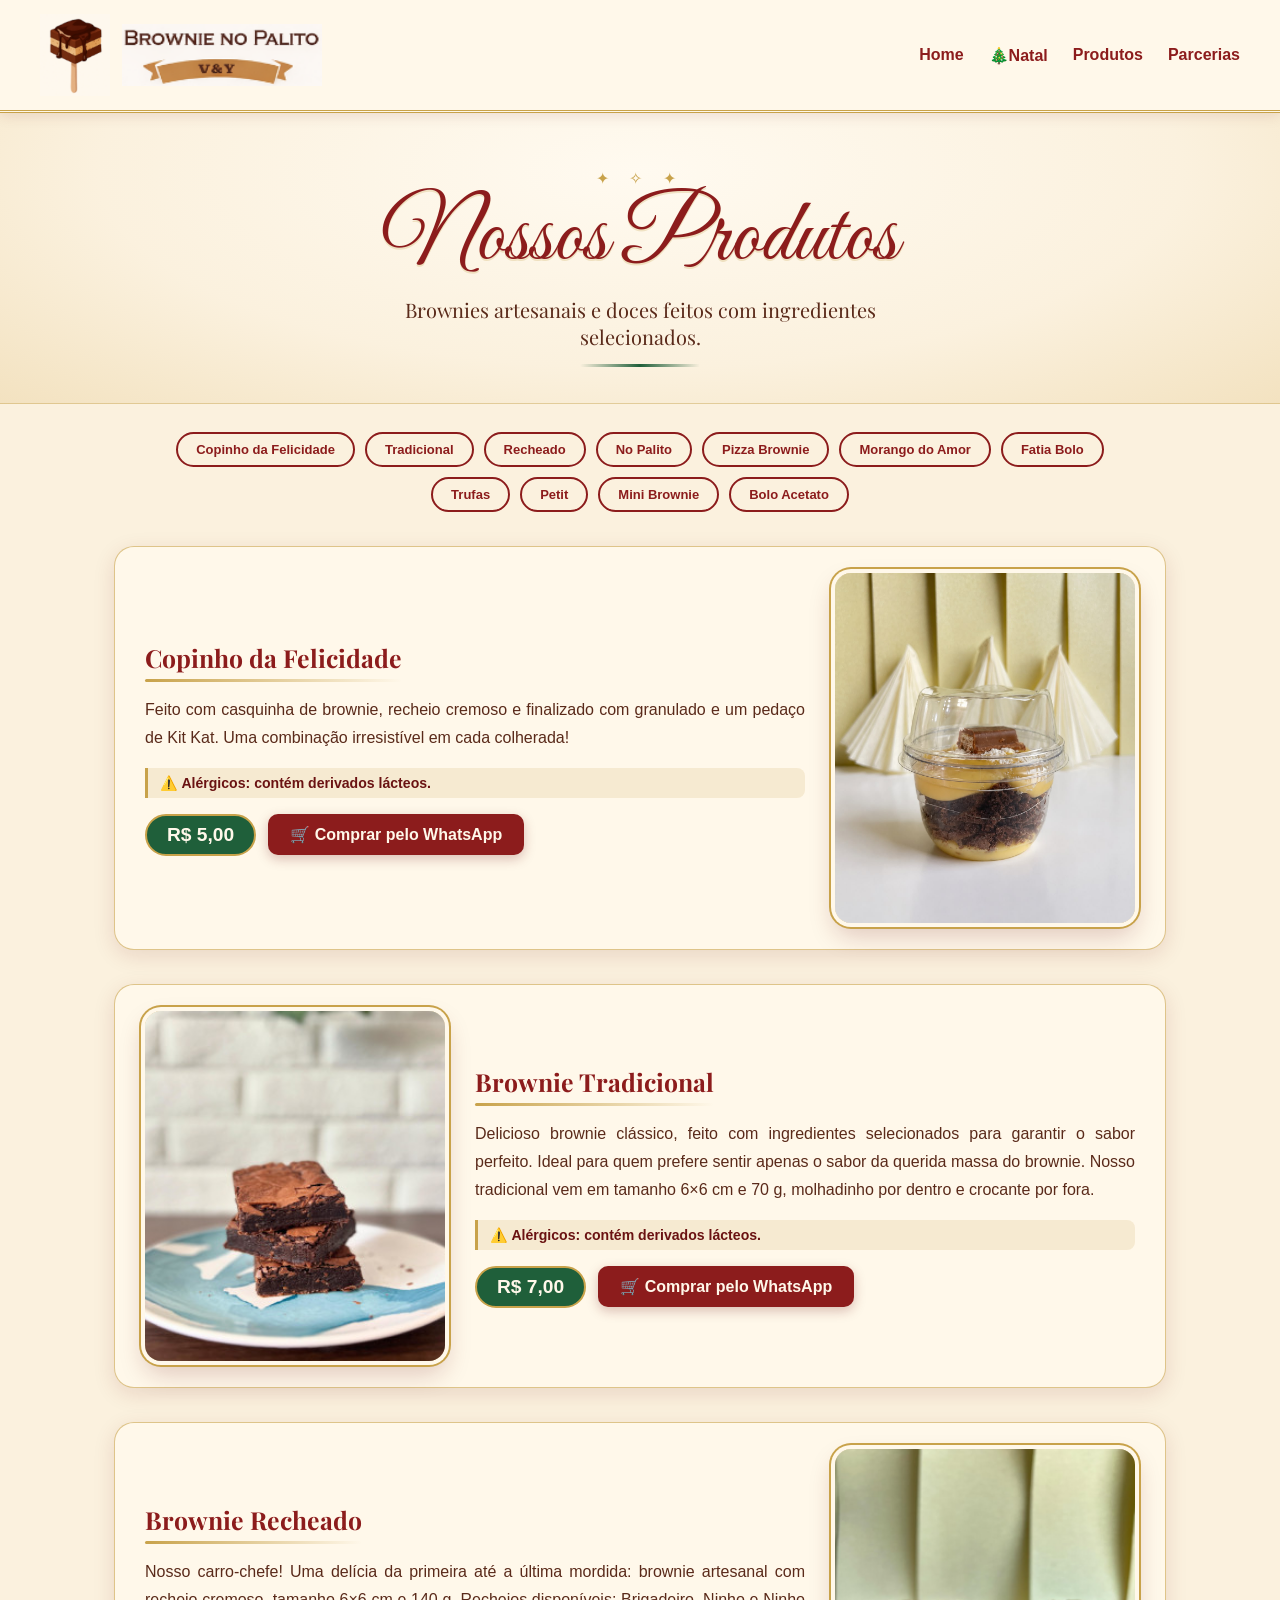
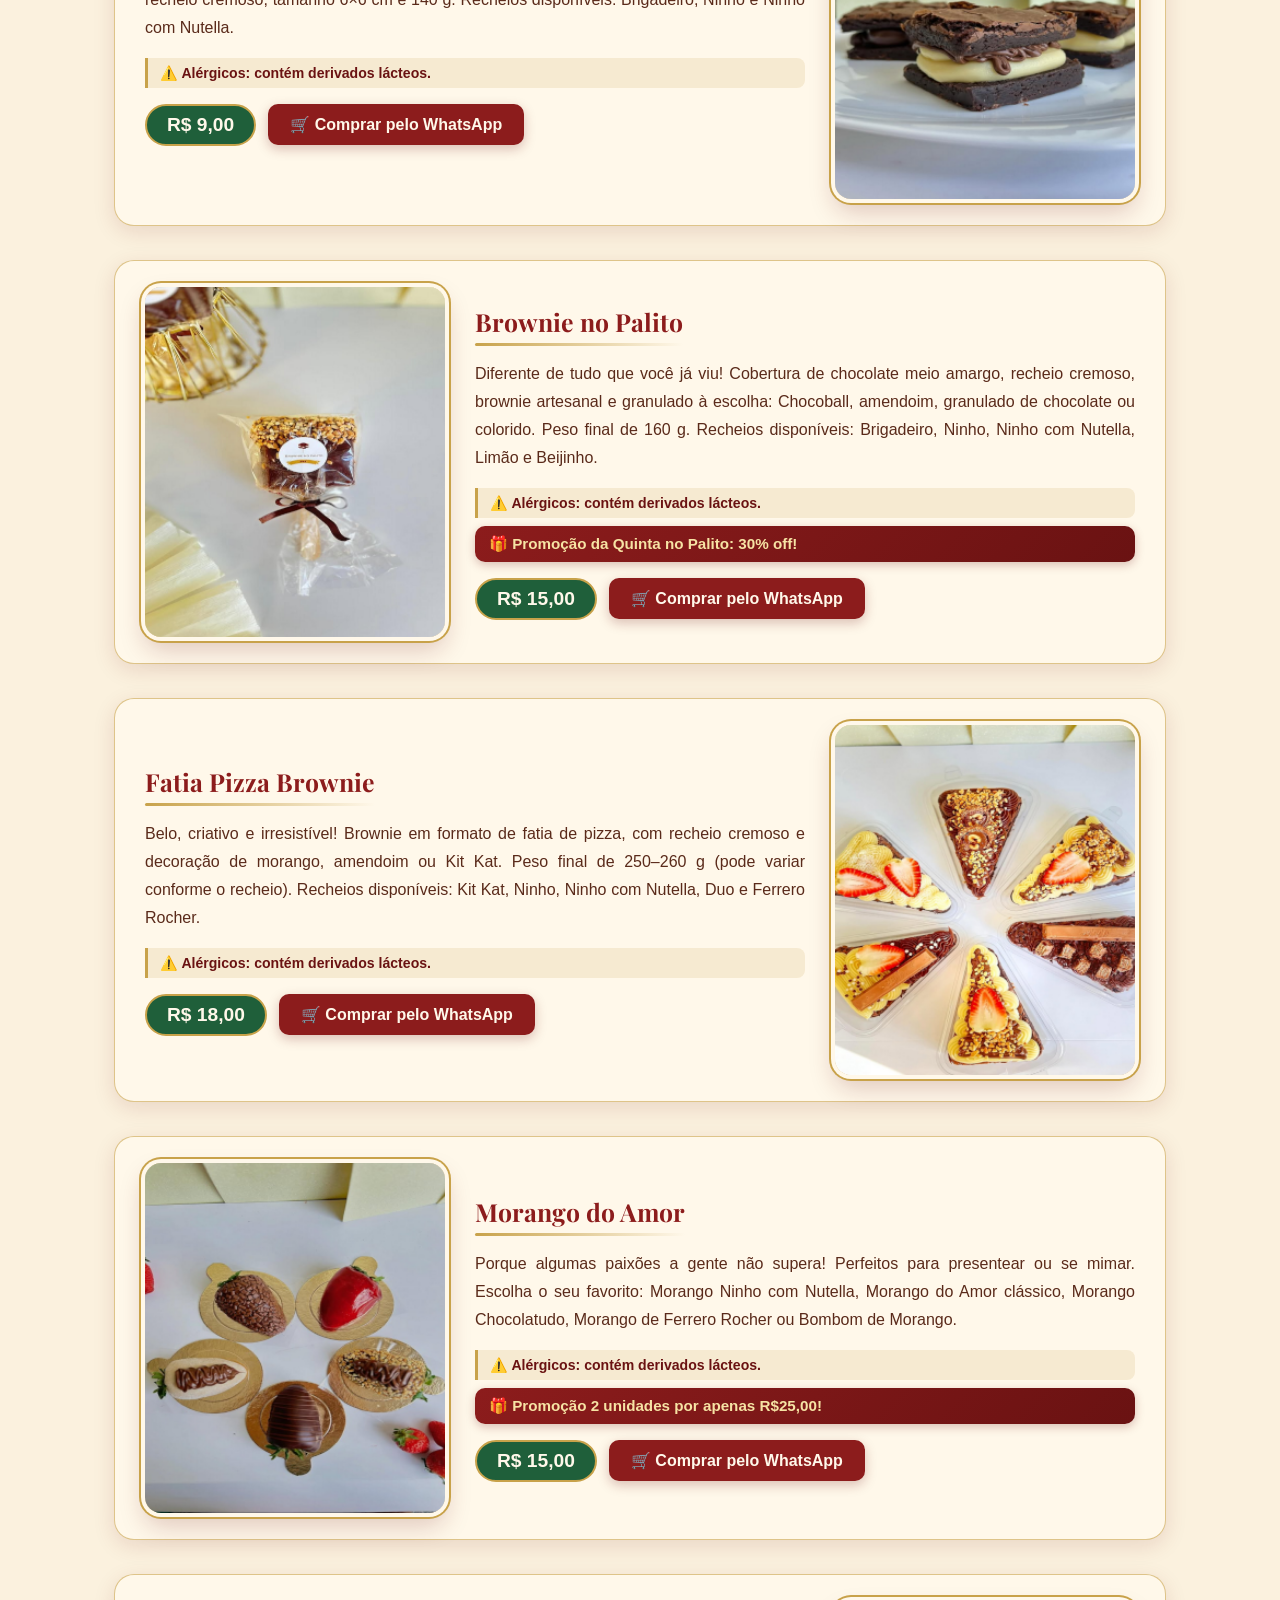
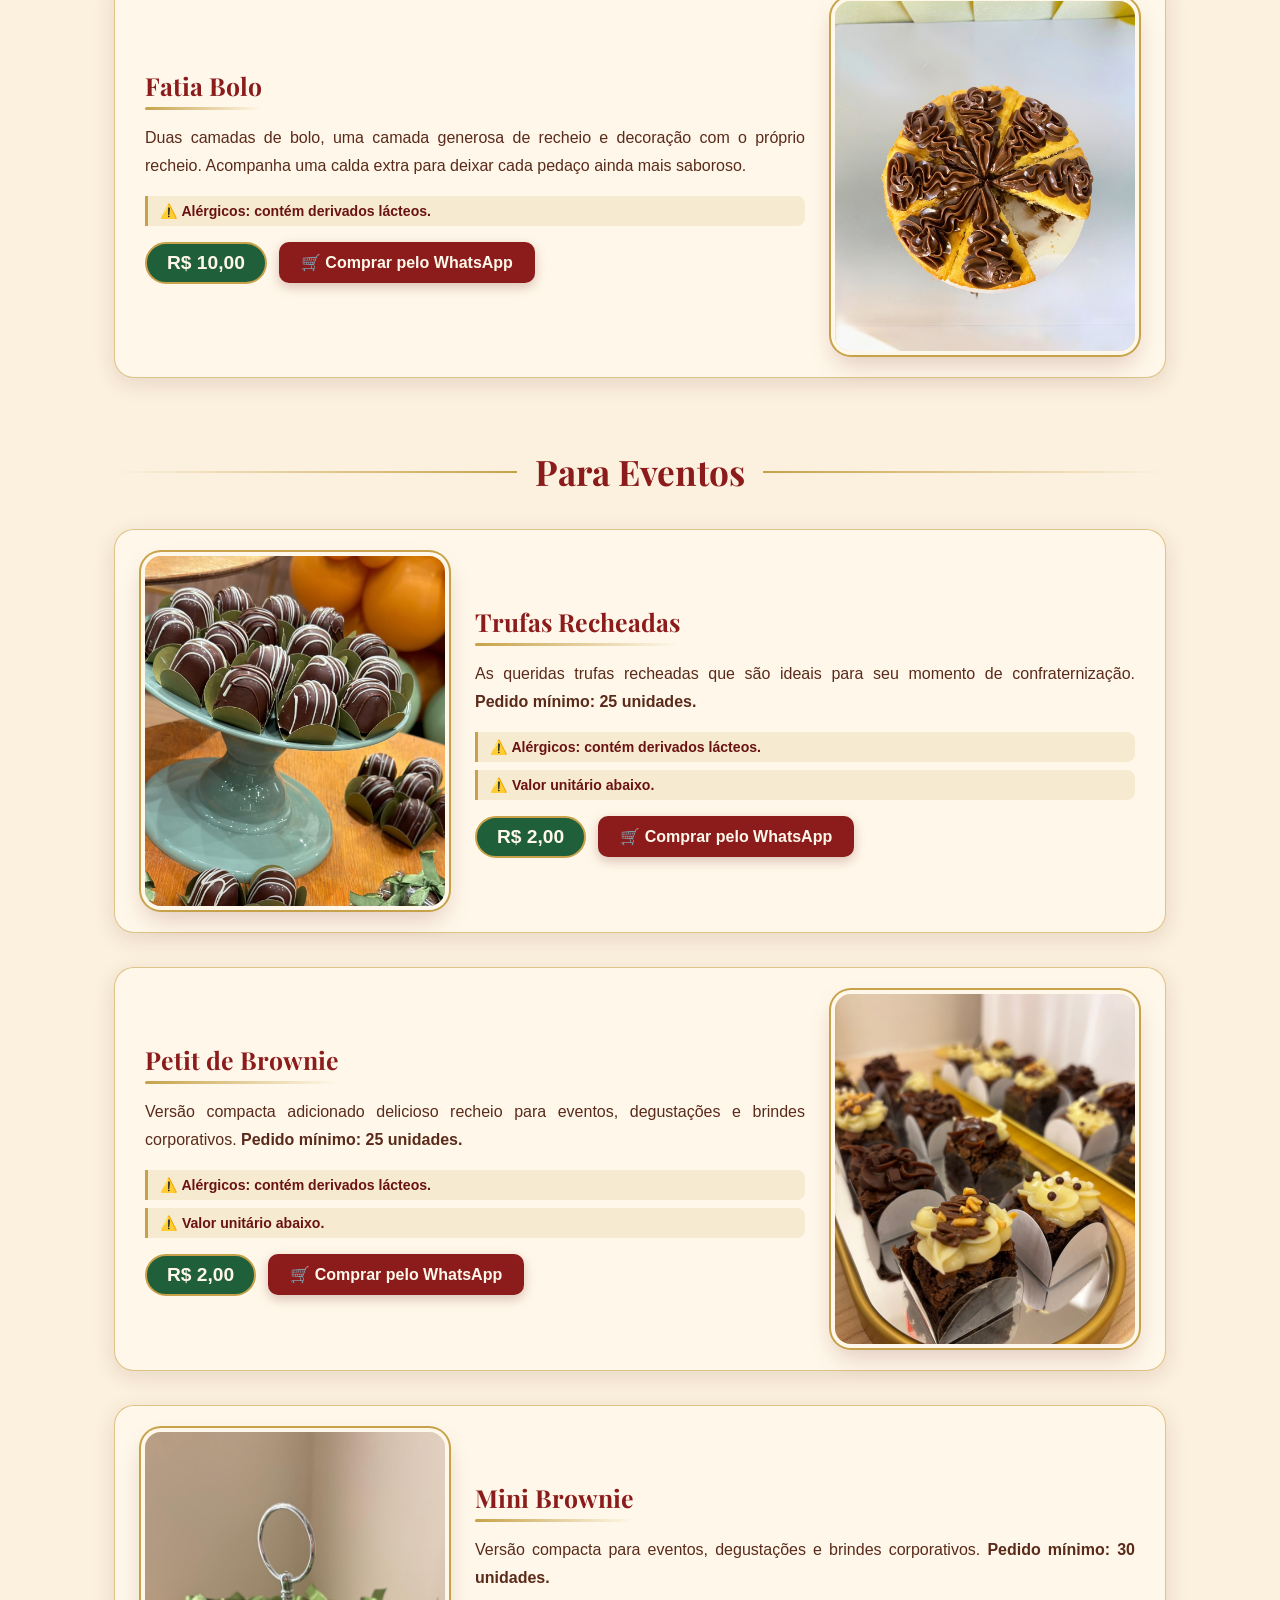
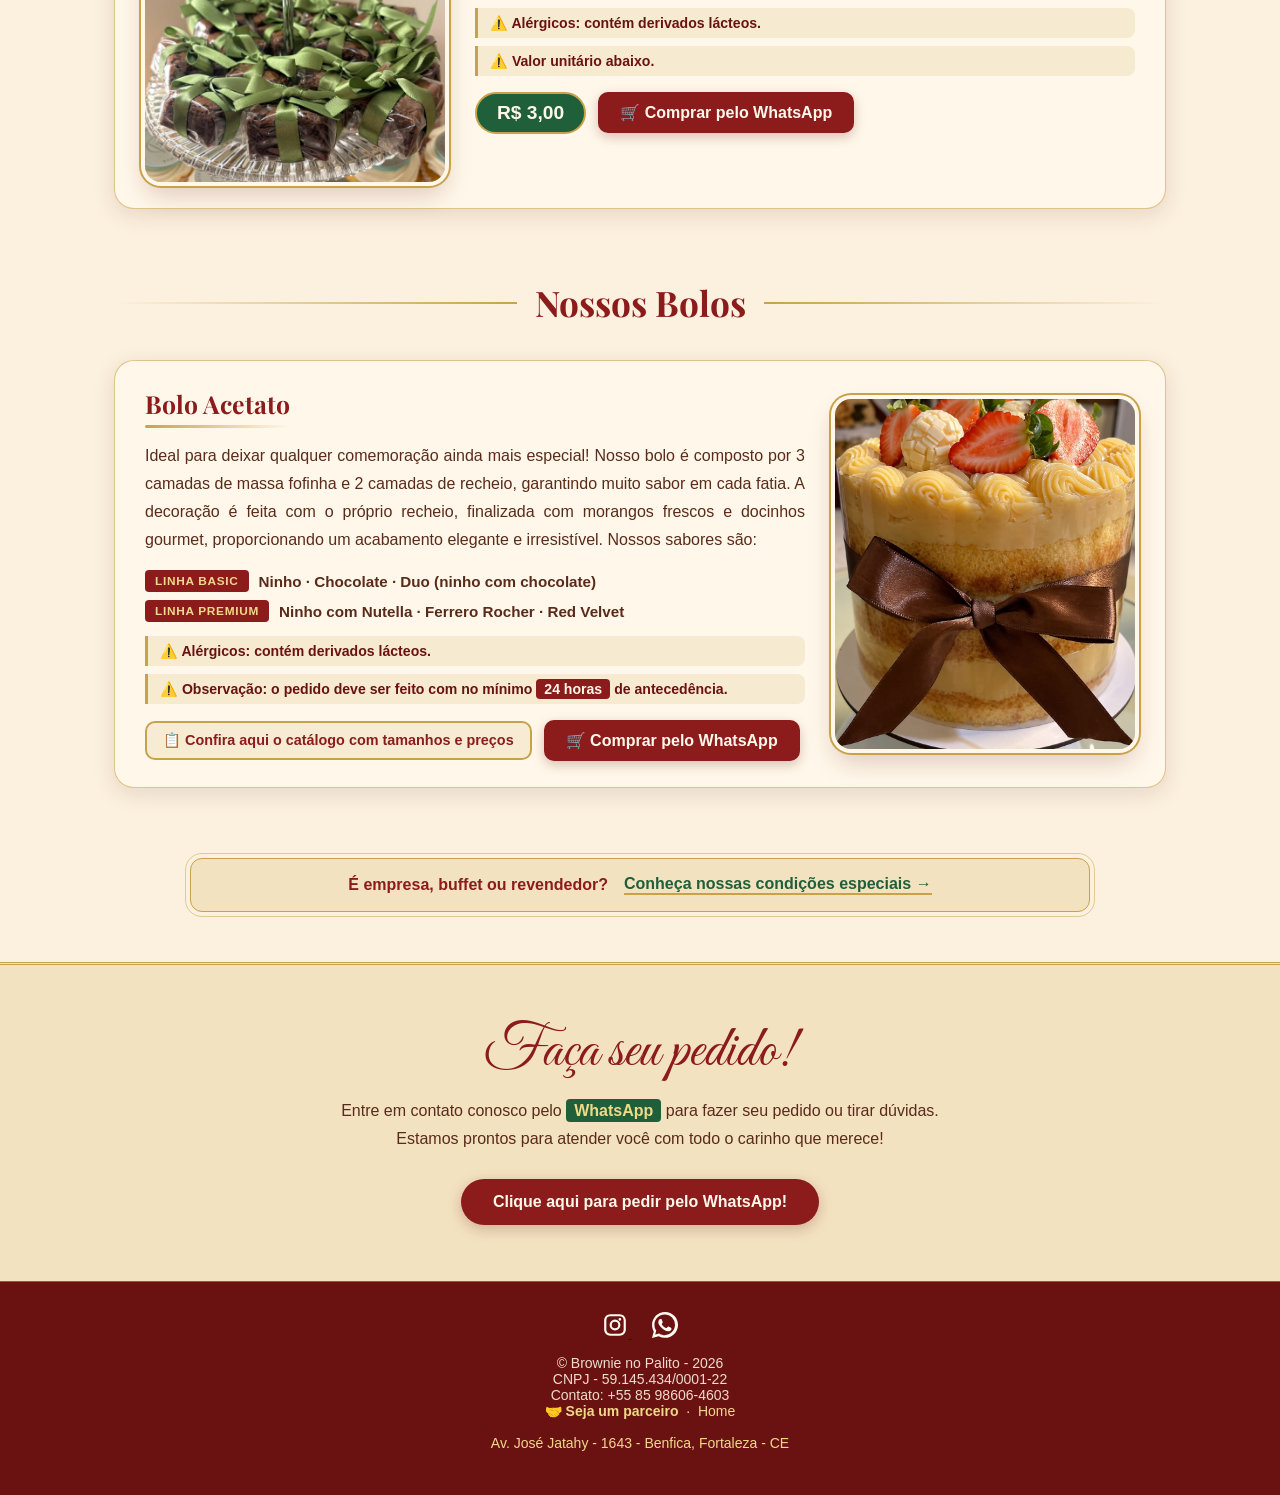
<file: brownienopalito/produtos.html>
<!DOCTYPE html>
<html lang="pt-BR">
<head>
    <meta charset="UTF-8">
    <meta name="viewport" content="width=device-width, initial-scale=1.0">
    <!-- Google tag (gtag.js) -->
    <script async src="https://www.googletagmanager.com/gtag/js?id=G-G3DZSMJ15T"></script>
    <script>
    window.dataLayer = window.dataLayer || [];
    function gtag(){dataLayer.push(arguments);}
    gtag('js', new Date());

    gtag('config', 'G-G3DZSMJ15T');
    </script>
    <meta name="description" content="Conheça os produtos da Brownie no Palito em Fortaleza. Brownie tradicional, recheado, pizza brownie e muito mais. Faça seu pedido pelo WhatsApp.">
    <title>Produtos | Brownie no Palito - Fortaleza CE</title>
    <link rel="preconnect" href="https://fonts.googleapis.com">
    <link rel="preconnect" href="https://fonts.gstatic.com" crossorigin>
    <link href="https://fonts.googleapis.com/css2?family=Great+Vibes&family=Playfair+Display:wght@500;700&display=swap" rel="stylesheet">
    <link rel="stylesheet" href="produtos.css">
    <link rel="icon" href="imagens/favicom.io" type="image/x-icon">
</head>
<body>
    <header class="header-moderno">
        <a href="https://brownienopalito.github.io/brownienopalito/brownienopalito/index.html">
            <div class="logo">
                <img id="logo_brown" src="imagens/logo_so_brownie.png" alt="Logo Brownie no Palito">
                <img id="logo_sem"   src="imagens/logo_sem_brownie.png" alt="Brownie no Palito">
            </div>
        </a>
        <button class="menu-toggle" id="menu-toggle" aria-label="Abrir menu">☰</button>
        <nav>
            <ul>
                <li><a href="https://brownienopalito.github.io/brownienopalito/brownienopalito/index.html">Home</a></li>
                <li><a href="https://brownienopalito.github.io/brownienopalito/brownienopalito/natal.html">🎄Natal</a></li>
                <li><a href="https://brownienopalito.github.io/brownienopalito/brownienopalito/produtos.html">Produtos</a></li>
                <li><a href="https://brownienopalito.github.io/brownienopalito/brownienopalito/parcerias.html">Parcerias</a></li>
            </ul>
        </nav>
    </header>

    <script>
        const toggle = document.getElementById('menu-toggle');
        const menu   = document.querySelector('nav');
        toggle.addEventListener('click', () => menu.classList.toggle('active'));
    </script>

    <main>
        <!-- Título da página -->
        <section class="topo-pagina">
            <span class="topo-pagina__orn">✦ ✧ ✦</span>
            <h1 class="topo-pagina__titulo"><span class="script">Nossos Produtos</span></h1>
            <p class="topo-pagina__sub">Brownies artesanais e doces feitos com ingredientes selecionados.</p>
        </section>

        <!-- Âncoras de navegação rápida -->
        <nav class="filtros" aria-label="Navegação rápida de produtos">
            <a href="#copinho" class="filtro-btn">Copinho da Felicidade</a>
            <a href="#tradicional" class="filtro-btn">Tradicional</a>
            <a href="#recheado" class="filtro-btn">Recheado</a>
            <a href="#palito" class="filtro-btn">No Palito</a>
            <a href="#pizza-brownie" class="filtro-btn">Pizza Brownie</a>
            <a href="#morango" class="filtro-btn">Morango do Amor</a>
            <a href="#fatia" class="filtro-btn">Fatia Bolo</a>
            <a href="#trufas" class="filtro-btn">Trufas</a>
            <a href="#petit" class="filtro-btn">Petit</a>
            <a href="#mini" class="filtro-btn">Mini Brownie</a>
            <a href="#acetato" class="filtro-btn">Bolo Acetato</a>
        </nav>

        <section class="produtos" id="copinho">
            <article class="card">
                <div class="text">
                    <h3>Copinho da Felicidade</h3>
                    <p class="descricao">Feito com casquinha de brownie, recheio cremoso e finalizado com granulado e um pedaço de Kit Kat. Uma combinação irresistível em cada colherada!</p>
                    <p class="alerta">⚠️ Alérgicos: contém derivados lácteos.</p>
                    <div class="acoes">
                        <span class="preco-badge">R$ 5,00</span>
                        <a class="comprar" href="https://wa.me/5585986064603?text=Olá!%20Vim%20pelo%20site%20e%20tenho%20interesse%20no%20Copinho%20da%20Felicidade.%20Gostaria%20de%20utilizar%20o%20cupom%20SITE10." target="_blank" rel="noopener noreferrer">🛒 Comprar pelo WhatsApp</a>
                    </div>
                </div>
                <picture class="media"><img src="imagens/Copinho_felicidade.jpeg" alt="Copinho da Felicidade" loading="lazy"></picture>
            </article>
        </section>

        <section class="produtos" id="tradicional">
            <article class="card card-reverse">
                <div class="text">
                    <h3>Brownie Tradicional</h3>
                    <p class="descricao">Delicioso brownie clássico, feito com ingredientes selecionados para garantir o sabor perfeito. Ideal para quem prefere sentir apenas o sabor da querida massa do brownie. Nosso tradicional vem em tamanho 6×6 cm e 70 g, molhadinho por dentro e crocante por fora.</p>
                    <p class="alerta">⚠️ Alérgicos: contém derivados lácteos.</p>
                    <div class="acoes">
                        <span class="preco-badge">R$ 7,00</span>
                        <a class="comprar" href="https://wa.me/5585986064603?text=Olá!%20Vim%20pelo%20site%20e%20tenho%20interesse%20no%20Brownie%20Tradicional." target="_blank" rel="noopener noreferrer">🛒 Comprar pelo WhatsApp</a>
                    </div>
                </div>
                <picture class="media"><img src="imagens/tradicional_320px.jpg" alt="Brownie Tradicional" loading="lazy"></picture>
            </article>
        </section>

        <section class="produtos" id="recheado">
            <article class="card">
                <div class="text">
                    <h3>Brownie Recheado</h3>
                    <p class="descricao">Nosso carro-chefe! Uma delícia da primeira até a última mordida: brownie artesanal com recheio cremoso, tamanho 6×6 cm e 140 g. Recheios disponíveis: Brigadeiro, Ninho e Ninho com Nutella.</p>
                    <p class="alerta">⚠️ Alérgicos: contém derivados lácteos.</p>
                    <div class="acoes">
                        <span class="preco-badge">R$ 9,00</span>
                        <a class="comprar" href="https://wa.me/5585986064603?text=Olá!%20Vim%20pelo%20site%20e%20tenho%20interesse%20no%20Brownie%20Recheado." target="_blank" rel="noopener noreferrer">🛒 Comprar pelo WhatsApp</a>
                    </div>
                </div>
                <picture class="media"><img src="imagens/Brownie_recheado_320px.png" alt="Brownie Recheado" loading="lazy"></picture>
            </article>
        </section>

        <section class="produtos" id="palito">
            <article class="card card-reverse">
                <div class="text">
                    <h3>Brownie no Palito</h3>
                    <p class="descricao">Diferente de tudo que você já viu! Cobertura de chocolate meio amargo, recheio cremoso, brownie artesanal e granulado à escolha: Chocoball, amendoim, granulado de chocolate ou colorido. Peso final de 160 g. Recheios disponíveis: Brigadeiro, Ninho, Ninho com Nutella, Limão e Beijinho.</p>
                    <p class="alerta">⚠️ Alérgicos: contém derivados lácteos.</p>
                    <p class="promo">🎁 Promoção da Quinta no Palito: 30% off!</p>
                    <div class="acoes">
                        <span class="preco-badge">R$ 15,00</span>
                        <a class="comprar" href="https://wa.me/5585986064603?text=Olá!%20Vim%20pelo%20site%20e%20tenho%20interesse%20no%20Brownie%20no%20Palito." target="_blank" rel="noopener noreferrer">🛒 Comprar pelo WhatsApp</a>
                    </div>
                </div>
                <picture class="media"><img src="imagens/Brownie_palito_320px.png" alt="Brownie no Palito" loading="lazy"></picture>
            </article>
        </section>

        <section class="produtos" id="pizza-brownie">
            <article class="card">
                <div class="text">
                    <h3>Fatia Pizza Brownie</h3>
                    <p class="descricao">Belo, criativo e irresistível! Brownie em formato de fatia de pizza, com recheio cremoso e decoração de morango, amendoim ou Kit Kat. Peso final de 250–260 g (pode variar conforme o recheio). Recheios disponíveis: Kit Kat, Ninho, Ninho com Nutella, Duo e Ferrero Rocher.</p>
                    <p class="alerta">⚠️ Alérgicos: contém derivados lácteos.</p>
                    <div class="acoes">
                        <span class="preco-badge">R$ 18,00</span>
                        <a class="comprar" href="https://wa.me/5585986064603?text=Olá!%20Vim%20pelo%20site%20e%20tenho%20interesse%20na%20Fatia%20Pizza%20Brownie." target="_blank" rel="noopener noreferrer">🛒 Comprar pelo WhatsApp</a>
                    </div>
                </div>
                <picture class="media"><img src="imagens/Fatia_brownie_320px.png" alt="Fatia Pizza Brownie" loading="lazy"></picture>
            </article>
        </section>

        <section class="produtos" id="morango">
            <article class="card card-reverse">
                <div class="text">
                    <h3>Morango do Amor</h3>
                    <p class="descricao">Porque algumas paixões a gente não supera! Perfeitos para presentear ou se mimar. Escolha o seu favorito: Morango Ninho com Nutella, Morango do Amor clássico, Morango Chocolatudo, Morango de Ferrero Rocher ou Bombom de Morango.</p>
                    <p class="alerta">⚠️ Alérgicos: contém derivados lácteos.</p>
                    <p class="promo">🎁 Promoção 2 unidades por apenas R$25,00!</p>
                    <div class="acoes">
                        <span class="preco-badge">R$ 15,00</span>
                        <a class="comprar" href="https://wa.me/5585986064603?text=Olá!%20Vim%20pelo%20site%20e%20tenho%20interesse%20no%20Morango%20do%20Amor." target="_blank" rel="noopener noreferrer">🛒 Comprar pelo WhatsApp</a>
                    </div>
                </div>
                <picture class="media"><img src="imagens/Morango_amor_320px.png" alt="Morango do Amor" loading="lazy"></picture>
            </article>
        </section>

        <section class="produtos" id="fatia">
            <article class="card">
                <div class="text">
                    <h3>Fatia Bolo</h3>
                    <p class="descricao">Duas camadas de bolo, uma camada generosa de recheio e decoração com o próprio recheio. Acompanha uma calda extra para deixar cada pedaço ainda mais saboroso.</p>
                    <p class="alerta">⚠️ Alérgicos: contém derivados lácteos.</p>
                    <div class="acoes">
                        <span class="preco-badge">R$ 10,00</span>
                        <a class="comprar" href="https://wa.me/5585986064603" target="_blank" rel="noopener noreferrer">🛒 Comprar pelo WhatsApp</a>
                    </div>
                </div>
                <picture class="media"><img src="imagens/Fatia_bolo.jpeg" alt="Fatia Bolo" loading="lazy"></picture>
            </article>
        </section>

        <div class="sep-secao">
            <h2><span>Para Eventos</span></h2>
        </div>

        <section class="produtos" id="trufas">
            <article class="card card-reverse">
                <div class="text">
                    <h3>Trufas Recheadas</h3>
                    <p class="descricao">As queridas trufas recheadas que são ideais para seu momento de confraternização. <strong>Pedido mínimo: 25 unidades.</strong></p>
                    <p class="alerta">⚠️ Alérgicos: contém derivados lácteos.</p>
                    <p class="alerta">⚠️ Valor unitário abaixo.</p>
                    <div class="acoes">
                        <span class="preco-badge">R$ 2,00</span>
                        <a class="comprar" href="https://wa.me/5585986064603?text=Olá!%20Tenho%20interesse%20nas%20Trufas%20para%20festas.%20Gostaria%20de%20mais%20informações." target="_blank" rel="noopener noreferrer">🛒 Comprar pelo WhatsApp</a>
                    </div>
                </div>
                <picture class="media"><img src="imagens/trufas.jpeg" alt="Trufas Recheadas" loading="lazy"></picture>
            </article>
        </section>

        <section class="produtos" id="petit">
            <article class="card">
                <div class="text">
                    <h3>Petit de Brownie</h3>
                    <p class="descricao">Versão compacta adicionado delicioso recheio para eventos, degustações e brindes corporativos. <strong>Pedido mínimo: 25 unidades.</strong></p>
                    <p class="alerta">⚠️ Alérgicos: contém derivados lácteos.</p>
                    <p class="alerta">⚠️ Valor unitário abaixo.</p>
                    <div class="acoes">
                        <span class="preco-badge">R$ 2,00</span>
                        <a class="comprar" href="https://wa.me/5585986064603?text=Olá!%20Tenho%20interesse%20no%20Petit%20de%20Brownie%20para%20festas.%20Gostaria%20de%20mais%20informações." target="_blank" rel="noopener noreferrer">🛒 Comprar pelo WhatsApp</a>
                    </div>
                </div>
                <picture class="media"><img src="imagens/petit.jpeg" alt="Petit de Brownie" loading="lazy"></picture>
            </article>
        </section>

        <section class="produtos" id="mini">
            <article class="card card-reverse">
                <div class="text">
                    <h3>Mini Brownie</h3>
                    <p class="descricao">Versão compacta para eventos, degustações e brindes corporativos. <strong>Pedido mínimo: 30 unidades.</strong></p>
                    <p class="alerta">⚠️ Alérgicos: contém derivados lácteos.</p>
                    <p class="alerta">⚠️ Valor unitário abaixo.</p>
                    <div class="acoes">
                        <span class="preco-badge">R$ 3,00</span>
                        <a class="comprar" href="https://wa.me/5585986064603?text=Olá!%20Tenho%20interesse%20no%20Mini%20Brownie%20para%20festas.%20Gostaria%20de%20mais%20informações." target="_blank" rel="noopener noreferrer">🛒 Comprar pelo WhatsApp</a>
                    </div>
                </div>
                <picture class="media"><img src="imagens/mini_brownie.jpeg" alt="Mini Brownie" loading="lazy"></picture>
            </article>
        </section>

        <div class="sep-secao">
            <h2><span>Nossos Bolos</span></h2>
        </div>

        <section class="produtos" id="acetato">
            <article class="card">
                <div class="text">
                    <h3>Bolo Acetato</h3>
                    <p class="descricao">Ideal para deixar qualquer comemoração ainda mais especial! Nosso bolo é composto por 3 camadas de massa fofinha e 2 camadas de recheio, garantindo muito sabor em cada fatia. A decoração é feita com o próprio recheio, finalizada com morangos frescos e docinhos gourmet, proporcionando um acabamento elegante e irresistível. Nossos sabores são:</p>
                    <div class="sabores">
                        <p><span class="linha-tag">LINHA BASIC</span><span class="sabores-lista">Ninho · Chocolate · Duo (ninho com chocolate)</span></p>
                        <p><span class="linha-tag">LINHA PREMIUM</span><span class="sabores-lista">Ninho com Nutella · Ferrero Rocher · Red Velvet</span></p>
                    </div>
                    <p class="alerta">⚠️ Alérgicos: contém derivados lácteos.</p>
                    <p class="alerta">⚠️ Observação: o pedido deve ser feito com no mínimo <span class="destaque-prazo">24 horas</span> de antecedência.</p>
                    <div class="acoes">
                        <a class="confira" href="https://drive.google.com/file/d/1_ZaXUD9xm6cr7mb-ZqWEqLjklWVrWocA/view?usp=sharing" target="_blank" rel="noopener noreferrer">📋 Confira aqui o catálogo com tamanhos e preços</a>
                        <a class="comprar" href="https://wa.me/5585986064603?text=Olá!%20Tenho%20interesse%20no%20Bolo%20Acetato.%20Gostaria%20de%20mais%20informações." target="_blank" rel="noopener noreferrer">🛒 Comprar pelo WhatsApp</a>
                    </div>
                </div>
                <picture class="media"><img src="imagens/acetato.jpeg" alt="Bolo Acetato" loading="lazy"></picture>
            </article>
        </section>

        <div class="banner-parceiro">
            <span>É empresa, buffet ou revendedor?</span>
            <a href="parcerias.html">Conheça nossas condições especiais →</a>
        </div>

        <aside>
            <div id="pedido">
                <h2>Faça seu pedido!</h2>
                <p>Entre em contato conosco pelo <strong class="destaque-wa">WhatsApp</strong> para fazer seu pedido ou tirar dúvidas. Estamos prontos para atender você com todo o carinho que merece!</p>
                <a href="https://wa.me/5585986064603?text=Olá!%20Conheci%20a%20Brownie%20no%20Palito%20pelo%20site%20e%20gostaria%20de%20mais%20informações." target="_blank" rel="noopener noreferrer" class="clique">
                    Clique aqui para pedir pelo WhatsApp!
                </a>
            </div>
        </aside>

        <footer class="footer">
            <div class="footer-content">
                <div class="footer-icons">
                    <!-- Instagram -->
                    <a href="https://www.instagram.com/brownienopalito/" target="_blank" class="icon" aria-label="Instagram">
                        <svg xmlns="http://www.w3.org/2000/svg" width="26" height="26" fill="#fffaef" viewBox="0 0 24 24">
                            <path d="M7.75 2C4.574 2 2 4.574 2 7.75v8.5C2 19.426 4.574 22 7.75 22h8.5C19.426 22 22 19.426 22 16.25v-8.5C22 4.574 19.426 2 16.25 2h-8.5zm0 2h8.5C18.56 4 20 5.44 20 7.75v8.5c0 2.31-1.44 3.75-3.75 3.75h-8.5C5.44 20 4 18.56 4 16.25v-8.5C4 5.44 5.44 4 7.75 4zm8.75 1.5a1.25 1.25 0 100 2.5 1.25 1.25 0 000-2.5zM12 7a5 5 0 100 10 5 5 0 000-10zm0 2a3 3 0 110 6 3 3 0 010-6z"/>
                        </svg>
                    </a>
                    <!-- WhatsApp -->
                    <a href="https://wa.me/5585986064603?text=Olá!%20Conheci%20a%20Brownie%20no%20Palito%20pelo%20site%20e%20gostaria%20de%20mais%20informações." target="_blank" class="icon" aria-label="WhatsApp">
                        <svg xmlns="http://www.w3.org/2000/svg" width="26" height="26" fill="#fffaef" viewBox="0 0 24 24">
                            <path d="M20.52 3.48A11.83 11.83 0 0012.01 0C5.38 0 .02 5.36.02 11.99c0 2.11.55 4.17 1.6 5.99L0 24l6.18-1.62a11.94 11.94 0 005.83 1.49h.01c6.63 0 11.99-5.36 11.99-11.99 0-3.2-1.25-6.21-3.49-8.4zM12.02 21.5c-1.78 0-3.53-.48-5.06-1.39l-.36-.21-3.67.96.98-3.58-.23-.37a9.48 9.48 0 01-1.46-5.02c0-5.25 4.27-9.52 9.52-9.52 2.54 0 4.92.99 6.71 2.78a9.46 9.46 0 012.78 6.71c0 5.25-4.27 9.52-9.52 9.52zm5.21-7.13c-.29-.15-1.72-.85-1.99-.95-.27-.1-.47-.15-.67.15-.2.29-.77.95-.94 1.14-.17.2-.35.22-.64.07-.29-.15-1.23-.45-2.35-1.43-.87-.77-1.46-1.72-1.63-2.01-.17-.29-.02-.45.13-.6.13-.13.29-.35.44-.52.15-.17.2-.29.3-.49.1-.2.05-.37-.02-.52-.07-.15-.67-1.61-.92-2.2-.24-.58-.49-.5-.67-.51h-.57c-.2 0-.52.07-.8.37-.27.29-1.05 1.03-1.05 2.51 0 1.48 1.08 2.91 1.23 3.11.15.2 2.12 3.23 5.14 4.53.72.31 1.28.49 1.72.63.72.23 1.37.2 1.89.12.58-.09 1.72-.7 1.96-1.37.24-.67.24-1.24.17-1.37-.07-.12-.26-.2-.55-.35z"/>
                        </svg>
                    </a>
                </div>
                <p>
                    &copy; Brownie no Palito - 2026<br>
                    CNPJ - 59.145.434/0001-22<br>
                    Contato: +55 85 98606-4603<br>
                    <a href="https://brownienopalito.github.io/brownienopalito/brownienopalito/parcerias.html" class="endereco" style="font-weight:700;">🤝 Seja um parceiro</a>
                    &nbsp;·&nbsp;
                    <a href="https://brownienopalito.github.io/brownienopalito/brownienopalito/index.html" class="endereco">Home</a><br><br>
                    <a href="https://www.google.com/maps?ll=-3.736084,-38.543762&z=16&t=m&hl=pt-BR&gl=US&mapclient=embed&q=Av.+Jos%C3%A9+Jatahy,+1643+-+Jacarecanga+Fortaleza+-+CE+60011-173" target="_blank" class="endereco">
                        Av. José Jatahy - 1643 - Benfica, Fortaleza - CE
                    </a>
                </p>
            </div>
        </footer>
    </main>

    <button id="btn-topo" aria-label="Voltar ao topo">↑</button>
    <script>
        const btnTopo = document.getElementById('btn-topo');
        window.addEventListener('scroll', () => {
            btnTopo.classList.toggle('visivel', window.scrollY > 300);
        });
        btnTopo.addEventListener('click', () => {
            window.scrollTo({ top: 0, behavior: 'smooth' });
        });
    </script>
</body>
</html>
</file>
<file: brownienopalito/links.css>
@charset "UTF-8";


*, *::before, *::after { box-sizing: border-box; }

body {
    margin: 0;
    padding: 0;
    font-family: Arial, Helvetica, sans-serif;
    background-color: #fffaef;
    min-height: 100vh;
}


.links-page {
    display: flex;
    flex-direction: column;
    align-items: center;
    max-width: 580px;
    margin: 70px auto;
    padding: 48px 20px 40px;
    min-height: 50vh;
    box-sizing: border-box;
    box-shadow: 0 4px 16px rgb(85, 35, 13, 0.5);
    border-radius: 2%;
}

@media (max-width: 700px) {
    .links-page {
    max-width: 350px;
    margin: 100px auto;
    padding: 48px 20px 40px;
    min-height: 50vh;
    }
}

/* ── PERFIL ── */
.perfil {
    display: flex;
    flex-direction: column;
    align-items: center;
    text-align: center;
    margin-bottom: 32px;
}

.perfil-logo {
    width: 150px;
    height: 150px;
    object-fit: contain;
    border-radius: 50%;
    background: #fff;
    border: 3px solid #d3b77a9c;
    padding: 6px;
    margin-bottom: 14px;
    box-shadow: 0 4px 16px rgba(85, 35, 13, 0.192);
}

.perfil-nome {
    font-size: 1.5rem;
    font-weight: 700;
    color: #55230d;
    margin: 0 0 10px;
    letter-spacing: -0.01em;
}

.perfil-bio {
    font-size: 0.92rem;
    color: #7a4a2a;
    line-height: 1.6;
    margin: 0 0 20px;
    max-width: 330px;
}

/* ── ÍCONES REDES SOCIAIS ── */
.perfil-redes {
    display: flex;
    gap: 18px;
    margin-bottom: 4px;
}

.rede-icon {
    color: #55230d;
    transition: transform 0.2s, opacity 0.2s;
    display: flex;
    align-items: center;
}

.rede-icon:hover {
    transform: scale(1.2);
    opacity: 0.75;
}

/* ── LISTA DE LINKS ── */
.links-lista {
    display: flex;
    flex-direction: column;
    text-align: center;
    gap: 14px;
    width: 100%;
}

/* ── CARD DE LINK ── */
.link-card {
    display: flex;
    align-items: center;
    gap: 14px;
    width: 100%;
    padding: 16px 20px;
    background: #fff;
    border: 2px solid #e8ddd0;
    border-radius: 16px;
    text-decoration: none;
    color: #55230d;
    font-weight: 600;
    font-size: 1rem;
    box-shadow: 0 2px 10px rgba(85,35,13,0.08);
    transition: all 0.22s ease;
    position: relative;
    overflow: hidden;
}

.link-card::before {
    content: "";
    position: absolute;
    inset: 0;
    background: #55230d;
    opacity: 0;
    transition: opacity 0.22s ease;
    z-index: 0;
}

.link-card:hover {
    border-color: #55230d;
    transform: translateY(-3px);
    box-shadow: 0 6px 20px rgba(85,35,13,0.18);
    color: #fffaef;
}

.link-card:hover::before { opacity: 1; }

.link-card:hover .link-icone,
.link-card:hover .link-texto,
.link-card:hover .link-seta { color: #fffaef; position: relative; z-index: 1; }

/* Destaque especial */
.link-card--destaque {
    background: #d3b77a;
    border-color: #d3b77a;
    color: #55230d;
}

.link-card--destaque .link-texto { color: #55230d; }
.link-card--destaque .link-seta  { color: #55230d; }

.link-card--destaque:hover {
    background: #55230d;
    border-color: #55230d;
    color: #fffaef;
}

.link-card--destaque:hover::before { opacity: 0; }
.link-card--destaque:hover .link-texto,
.link-card--destaque:hover .link-seta { color: #fffaef; }

/* Partes internas */
.link-icone {
    font-size: 1.3rem;
    width: 32px;
    height: auto;
    display: flex;
    align-items: center;
    justify-content: center;
    flex-shrink: 0;
    position: relative;
    z-index: 1;
    transition: color 0.22s;
}

.link-texto {
    flex: 1;
    display: flex;
    flex-direction: column;
    gap: 2px;
    position: relative;
    z-index: 1;
    transition: color 0.22s;
}

.link-texto small {
    font-size: 0.78rem;
    font-weight: 400;
    opacity: 0.75;
}

.link-seta {
    font-size: 1.4rem;
    font-weight: 300;
    color: #b09080;
    position: relative;
    z-index: 1;
    transition: color 0.22s, transform 0.22s;
}

.link-card:hover .link-seta {
    transform: translateX(3px);
}

/* ── RODAPÉ ── */
.links-rodape {
    margin-top: 40px;
    font-size: 0.78rem;
    color: #b09080;
}
</file>
<file: brownienopalito/natal.css>
@charset "UTF-8";

/* =============================================
   PALETA — inspirada no cartão de Natal
   ============================================= */
:root {
    --creme:       #fbf1de;
    --creme-claro: #fff8ea;
    --pergaminho:  #f3e2c0;
    --vinho:       #8c1c1c;
    --vinho-escuro:#6a1212;
    --verde:       #1f5f3a;
    --verde-escuro:#174a2d;
    --dourado:     #c8a24a;
    --dourado-esc: #a8832f;
    --texto:       #5a2a1a;
    --texto-suave: #7d5a44;
}

html { scroll-behavior: smooth; }
*, *::before, *::after { box-sizing: border-box; }

body {
    margin: 0;
    padding: 0;
    font-family: Arial, Helvetica, sans-serif;
    background-color: var(--creme);
    color: var(--texto);
}

/* ── BRILHOS ── */
#neve {
    position: fixed;
    top: 0; left: 0;
    width: 100%; height: 100%;
    pointer-events: none;
    z-index: 9999;
}

/* ── HEADER ── */
.header-natal {
    display: flex;
    justify-content: space-between;
    align-items: center;
    padding: 14px 40px;
    background: var(--creme-claro);
    box-shadow: 0 2px 14px rgba(106,18,18,0.12);
    position: sticky;
    top: 0;
    z-index: 1000;
    border-bottom: 3px double var(--dourado);
}

.header-logo { display: flex; align-items: center; gap: 12px; text-decoration: none; }
#logo_brown { width: 60px; height: auto; }
#logo_sem   { width: 180px; height: auto; }

nav ul { list-style: none; display: flex; gap: 24px; margin: 0; padding: 0; }

nav ul li a {
    text-decoration: none;
    color: var(--vinho);
    font-weight: 600;
    font-size: 0.95rem;
    transition: color 0.2s;
}
nav ul li a:hover { color: var(--verde); }

.nav-ativo {
    color: var(--verde) !important;
    border-bottom: 2px solid var(--dourado);
    padding-bottom: 2px;
}

.menu-toggle {
    display: none;
    font-size: 26px;
    background: none;
    border: none;
    color: var(--vinho);
    cursor: pointer;
}

/* ── HERO ── */
.hero-natal {
    position: relative;
    min-height: 84vh;
    display: flex;
    align-items: center;
    justify-content: center;
    text-align: center;
    overflow: hidden;
    background:
        radial-gradient(ellipse at 50% 35%, #fffaf0 0%, var(--creme) 55%, var(--pergaminho) 100%);
    padding: 80px 20px;
}

/* moldura fina vermelha, como no cartão */
.hero-natal::before {
    content: "";
    position: absolute;
    inset: 18px;
    border: 2px solid var(--vinho);
    border-radius: 6px;
    pointer-events: none;
    z-index: 1;
    opacity: 0.75;
}
.hero-natal::after {
    content: "";
    position: absolute;
    inset: 26px;
    border: 1px solid var(--dourado);
    border-radius: 4px;
    pointer-events: none;
    z-index: 1;
}

.hero-natal__conteudo { position: relative; z-index: 2; max-width: 720px; }

.hero-natal__tag {
    display: inline-block;
    font-size: 0.8rem;
    font-weight: 700;
    letter-spacing: 0.14em;
    text-transform: uppercase;
    color: var(--verde);
    margin-bottom: 14px;
}

.hero-natal__titulo { margin: 0 0 18px; display: flex; flex-direction: column; align-items: center; gap: 6px; }

.hero-natal__titulo .script {
    font-family: 'Great Vibes', cursive;
    font-weight: 400;
    font-size: clamp(3.6rem, 11vw, 7rem);
    line-height: 1.05;
    color: var(--vinho);
    text-shadow: 0 2px 0 rgba(200,162,74,0.25);
}

.hero-natal__linha {
    font-family: 'Playfair Display', Georgia, serif;
    font-weight: 500;
    font-size: clamp(1.1rem, 2.6vw, 1.6rem);
    color: var(--texto);
    position: relative;
    padding: 0 6px;
}
.hero-natal__linha::after {
    content: "";
    display: block;
    width: 70%;
    height: 3px;
    margin: 12px auto 0;
    background: linear-gradient(90deg, transparent, var(--verde), transparent);
    border-radius: 3px;
}

.hero-natal__sub {
    font-size: 1.05rem;
    color: var(--texto-suave);
    line-height: 1.7;
    margin: 0 auto 32px;
    max-width: 520px;
}

.hero-natal__ctas { display: flex; gap: 14px; justify-content: center; flex-wrap: wrap; }

/* brilhos decorativos */
.hero-natal__decoracao { position: absolute; inset: 0; pointer-events: none; z-index: 1; }
.deco { position: absolute; animation: flutuar 6s ease-in-out infinite; }
.deco--1 { top: 12%; left: 9%;    font-size: 2.6rem; color: var(--vinho);   animation-delay: 0s; }
.deco--2 { top: 16%; right: 10%;  font-size: 2rem;   color: var(--dourado); animation-delay: 1s; }
.deco--3 { bottom: 20%; left: 12%; font-size: 2rem;  color: var(--verde);   animation-delay: 2s; }
.deco--4 { bottom: 24%; right: 9%; font-size: 2.4rem; color: var(--dourado); animation-delay: 3s; }
.deco--5 { top: 48%; left: 5%;    font-size: 1.6rem; color: var(--dourado); animation-delay: 1.5s; }
.deco--6 { top: 44%; right: 5%;   font-size: 1.8rem; color: var(--vinho);   animation-delay: 2.5s; }

@keyframes flutuar {
    0%, 100% { transform: translateY(0); }
    50%      { transform: translateY(-12px); }
}

/* ── BOTÕES ── */
.btn-natal {
    display: inline-block;
    padding: 14px 32px;
    border-radius: 30px;
    font-size: 1rem;
    font-weight: 700;
    text-decoration: none;
    transition: all 0.25s ease;
    box-shadow: 0 4px 14px rgba(106,18,18,0.2);
}

.btn-natal--primary { background: var(--vinho); color: var(--creme-claro); }
.btn-natal--primary:hover {
    background: var(--vinho-escuro);
    transform: translateY(-2px);
    box-shadow: 0 6px 20px rgba(106,18,18,0.35);
}

.btn-natal--secondary { background: var(--verde); color: var(--creme-claro); }
.btn-natal--secondary:hover { background: var(--verde-escuro); transform: translateY(-2px); }

.btn-natal--grande { font-size: 1.1rem; padding: 16px 40px; }

/* ── FRASE ── */
.frase-natal {
    text-align: center;
    padding: 50px 20px;
    background: var(--verde);
    border-top: 3px double var(--dourado);
    border-bottom: 3px double var(--dourado);
}
.frase-natal p {
    font-family: 'Playfair Display', Georgia, serif;
    font-size: clamp(1.05rem, 2.5vw, 1.4rem);
    color: var(--creme-claro);
    max-width: 680px;
    margin: 0 auto;
    line-height: 1.7;
}
.frase-natal strong { color: #f1d98a; }

/* ── PRODUTOS ── */
.produtos-natal { padding: 70px 24px; max-width: 1300px; margin: 0 auto; }

.secao-titulo {
    text-align: center;
    font-family: 'Playfair Display', Georgia, serif;
    font-size: clamp(1.6rem, 4vw, 2.3rem);
    color: var(--vinho);
    margin: 0 0 10px;
}
.secao-sub { text-align: center; color: var(--texto-suave); font-size: 1rem; margin: 0 0 50px; }

.grade-natal { display: grid; grid-template-columns: repeat(3, 1fr); gap: 28px; }

.card-natal--largo {
    grid-column: span 2;
    display: grid;
    grid-template-columns: 280px 1fr;
    gap: 0;
}
.card-natal--largo .card-natal__img-wrap { border-radius: 16px 0 0 16px; height: 100%; }
.card-natal--largo .card-natal__corpo { border-radius: 0 16px 16px 0; }

.card-natal {
    background: var(--creme-claro);
    border: 1px solid rgba(200,162,74,0.55);
    border-radius: 16px;
    overflow: hidden;
    box-shadow: 0 6px 20px rgba(106,18,18,0.1);
    transition: transform 0.3s ease, box-shadow 0.3s ease, border-color 0.3s;
    position: relative;
}
.card-natal:hover {
    transform: translateY(-6px);
    box-shadow: 0 16px 36px rgba(106,18,18,0.22);
    border-color: var(--dourado);
}

.card-natal__badge {
    position: absolute;
    top: 14px; left: 14px;
    background: var(--creme-claro);
    color: var(--vinho);
    font-size: 0.72rem;
    font-weight: 700;
    letter-spacing: 0.06em;
    text-transform: uppercase;
    padding: 4px 12px;
    border-radius: 20px;
    border: 1px solid var(--dourado);
    z-index: 1;
}
.card-natal__badge--destaque { background: var(--vinho); color: var(--creme-claro); border-color: var(--vinho); }

.card-natal__img-wrap { overflow: hidden; height: 220px; }
.card-natal__img-wrap img { width: 100%; height: 100%; object-fit: cover; transition: transform 0.4s ease; }
.card-natal:hover .card-natal__img-wrap img { transform: scale(1.05); }

.card-natal__corpo { padding: 22px 20px; display: flex; flex-direction: column; gap: 10px; }

.card-natal__corpo h3 {
    font-family: 'Playfair Display', Georgia, serif;
    font-size: 1.2rem;
    font-weight: 700;
    color: var(--vinho);
    margin: 0;
}
.card-natal__corpo p { font-size: 0.9rem; color: var(--texto-suave); line-height: 1.65; margin: 0; }
.card-natal__corpo strong { color: var(--texto); }

.card-natal__preco { font-size: 1.35rem; font-weight: 700; color: var(--verde); margin-top: 4px; }
.card-natal__preco small { font-size: 0.85rem; font-weight: 400; color: var(--texto-suave); }

.card-natal__aviso { font-size: 0.82rem !important; color: var(--vinho) !important; }

.card-natal__catalogo {
    display: inline-block;
    font-size: 0.85rem;
    color: var(--vinho);
    text-decoration: none;
    border-bottom: 1px solid var(--dourado);
    padding-bottom: 2px;
    align-self: flex-start;
    transition: color 0.2s;
}
.card-natal__catalogo:hover { color: var(--verde); }

.card-natal__btn {
    display: inline-flex;
    align-items: center;
    justify-content: center;
    gap: 8px;
    padding: 11px 20px;
    background: var(--verde);
    color: var(--creme-claro);
    border-radius: 10px;
    font-weight: 700;
    font-size: 0.92rem;
    text-decoration: none;
    transition: all 0.22s ease;
    margin-top: auto;
}
.card-natal__btn:hover {
    background: var(--vinho);
    transform: translateY(-2px);
    box-shadow: 0 4px 14px rgba(106,18,18,0.3);
}

/* ── CTA FINAL (faixa vinho, como a base do cartão) ── */
.cta-natal {
    background: linear-gradient(180deg, var(--vinho) 0%, var(--vinho-escuro) 100%);
    border-top: 4px solid var(--dourado);
    padding: 80px 24px;
    text-align: center;
}
.cta-natal__inner { max-width: 620px; margin: 0 auto; display: flex; flex-direction: column; align-items: center; gap: 16px; }
.cta-natal__deco { font-size: 2.4rem; color: var(--dourado); }
.cta-natal h2 {
    font-family: 'Playfair Display', Georgia, serif;
    font-size: clamp(1.5rem, 4vw, 2.1rem);
    color: var(--creme-claro);
    margin: 0;
}
.cta-natal p { color: #f0dcc8; font-size: 1rem; line-height: 1.7; margin: 0; }
.cta-natal .btn-natal--primary { background: var(--dourado); color: var(--vinho-escuro); }
.cta-natal .btn-natal--primary:hover { background: #dcb95e; }

/* ── FOOTER ── */
.footer-natal { background: var(--vinho-escuro); border-top: 1px solid rgba(200,162,74,0.5); padding: 30px 0; text-align: center; }
.footer-natal__inner { max-width: 600px; margin: 0 auto; }
.footer-natal__icons { display: flex; justify-content: center; gap: 18px; margin-bottom: 14px; }
.footer-natal__icons a { opacity: 0.85; transition: opacity 0.2s, transform 0.2s; }
.footer-natal__icons a:hover { opacity: 1; transform: scale(1.15); }
.footer-natal p { color: #e8cfc0; font-size: 0.82rem; margin: 6px 0; }
.footer-natal__link { color: #f1d98a; text-decoration: none; transition: color 0.2s; }
.footer-natal__link:hover { color: #fff; }

/* ── BOTÃO TOPO ── */
#btn-topo {
    position: fixed;
    bottom: 24px; right: 24px;
    width: 46px; height: 46px;
    background: var(--vinho);
    color: var(--creme-claro);
    border: 2px solid var(--dourado);
    border-radius: 50%;
    font-size: 22px;
    cursor: pointer;
    display: flex;
    align-items: center;
    justify-content: center;
    box-shadow: 0 4px 14px rgba(106,18,18,0.35);
    opacity: 0; visibility: hidden;
    transition: opacity 0.3s, transform 0.3s, background 0.2s;
    z-index: 9997;
}
#btn-topo.visivel { opacity: 1; visibility: visible; }
#btn-topo:hover { background: var(--verde); transform: translateY(-3px); }

/* ══════════════════════════════
   RESPONSIVIDADE
   ══════════════════════════════ */
@media (max-width: 1024px) {
    .grade-natal { grid-template-columns: repeat(2, 1fr); }
    .card-natal--largo { grid-column: span 2; grid-template-columns: 220px 1fr; }
}

@media (max-width: 700px) {
    .header-natal { padding: 12px 18px; }
    .menu-toggle { display: block; }
    #logo_sem { width: 130px; }
    #logo_brown { width: 44px; }

    nav {
        display: none;
        position: absolute;
        top: 70px; right: 0;
        width: 100%;
        background: var(--creme-claro);
        box-shadow: 0 5px 16px rgba(106,18,18,0.18);
        z-index: 999;
    }
    nav ul { flex-direction: column; align-items: center; padding: 20px 0; gap: 16px; }
    nav.active { display: block; }

    .grade-natal { grid-template-columns: 1fr; }
    .card-natal--largo { grid-column: span 1; grid-template-columns: 1fr; }
    .card-natal--largo .card-natal__img-wrap { border-radius: 16px 16px 0 0; height: 220px; }
    .card-natal--largo .card-natal__corpo { border-radius: 0 0 16px 16px; }

    .hero-natal { min-height: 70vh; padding: 60px 16px; }
    .hero-natal::before { inset: 10px; }
    .hero-natal::after  { inset: 16px; }
    .hero-natal__ctas { flex-direction: column; align-items: center; }
    .btn-natal { width: 240px; text-align: center; }
}
</file>
<file: brownienopalito/parcerias.css>
@charset "UTF-8";

/* =============================================
   BROWNIE NO PALITO — parcerias.css
   Paleta e estilo alinhados à home e à página de Natal
   ============================================= */
:root {
    --creme:        #fbf1de;
    --creme-claro:  #fff8ea;
    --pergaminho:   #f3e2c0;
    --vinho:        #8c1c1c;
    --vinho-escuro: #6a1212;
    --verde:        #1f5f3a;
    --verde-escuro: #174a2d;
    --dourado:      #c8a24a;
    --texto:        #5a2a1a;
    --texto-suave:  #7d5a44;
}

html { scroll-behavior: smooth; }
*, *::before, *::after { box-sizing: border-box; }

body {
    margin: 0;
    padding: 0;
    font-family: Arial, Helvetica, sans-serif;
    background-color: var(--creme);
    color: var(--texto);
}

/* ── HEADER ── */
.header-moderno {
    display: flex;
    justify-content: space-between;
    align-items: center;
    padding: 14px 40px;
    background-color: var(--creme-claro);
    box-shadow: 0 2px 14px rgba(106,18,18,0.12);
    border-bottom: 3px double var(--dourado);
    position: sticky;
    top: 0;
    z-index: 1000;
}

.logo { display: flex; align-items: center; gap: 12px; }
#logo_brown { width: 70px; height: auto; }
#logo_sem   { width: 200px; height: auto; }

nav ul { list-style: none; display: flex; gap: 25px; margin: 0; padding: 0; }

nav ul li a {
    text-decoration: none;
    color: var(--vinho);
    font-weight: 600;
    transition: 0.3s;
}
nav ul li a:hover {
    padding: 5px;
    border-radius: 3px;
    background-color: var(--vinho);
    color: var(--creme-claro);
}

.menu-toggle {
    display: none;
    font-size: 28px;
    background: none;
    border: none;
    color: var(--vinho);
    cursor: pointer;
}

/* ── CONTAINER ── */
.container {
    max-width: 1100px;
    margin: 0 auto;
    padding: 70px 24px;
}

/* ── HERO ── */
.hero {
    position: relative;
    overflow: hidden;
    text-align: center;
    background: radial-gradient(ellipse at 50% 35%, #fffaf0 0%, var(--creme) 55%, var(--pergaminho) 100%);
    padding: 80px 40px;
}

/* moldura dupla, como nas outras páginas */
.hero::before {
    content: "";
    position: absolute;
    inset: 18px;
    border: 2px solid var(--vinho);
    border-radius: 6px;
    opacity: 0.75;
    pointer-events: none;
    z-index: 1;
}
.hero::after {
    content: "";
    position: absolute;
    inset: 26px;
    border: 1px solid var(--dourado);
    border-radius: 4px;
    pointer-events: none;
    z-index: 1;
}

.hero__inner { position: relative; z-index: 2; max-width: 780px; margin: 0 auto; }

.hero__orn {
    display: block;
    color: var(--dourado);
    letter-spacing: 0.5em;
    font-size: 1rem;
    margin-bottom: 6px;
}

.hero__titulo { margin: 0 0 22px; line-height: 1.1; }
.hero__titulo .script {
    font-family: 'Great Vibes', cursive;
    font-weight: 400;
    font-size: clamp(2.8rem, 7.5vw, 4.8rem);
    color: var(--vinho);
    text-shadow: 0 2px 0 rgba(200,162,74,0.25);
}

.hero p {
    max-width: 640px;
    margin: 0 auto 32px;
    line-height: 1.8;
    font-size: 1.1rem;
    color: var(--texto);
}

.btn-primary {
    display: inline-block;
    background: var(--vinho);
    color: var(--creme-claro);
    padding: 14px 34px;
    border-radius: 30px;
    text-decoration: none;
    font-weight: 700;
    box-shadow: 0 4px 14px rgba(106,18,18,0.25);
    transition: all 0.3s ease;
}
.btn-primary:hover {
    background: var(--verde);
    transform: translateY(-3px);
}

/* brilhos decorativos */
.hero__decoracao { position: absolute; inset: 0; pointer-events: none; z-index: 1; }
.deco { position: absolute; animation: flutuar 6s ease-in-out infinite; }
.deco--1 { top: 14%; left: 6%;     font-size: 2.2rem; color: var(--vinho);   animation-delay: 0s; }
.deco--2 { top: 16%; right: 6%;    font-size: 1.8rem; color: var(--dourado); animation-delay: 1s; }
.deco--3 { bottom: 16%; left: 7%;  font-size: 1.8rem; color: var(--verde);   animation-delay: 2s; }
.deco--4 { bottom: 14%; right: 7%; font-size: 2.2rem; color: var(--dourado); animation-delay: 3s; }

@keyframes flutuar {
    0%, 100% { transform: translateY(0); }
    50%      { transform: translateY(-12px); }
}

/* ── PRODUTOS (faixa vinho) ── */
.produtos {
    background: linear-gradient(135deg, var(--vinho) 0%, var(--vinho-escuro) 100%);
    border-top: 4px solid var(--dourado);
    border-bottom: 4px solid var(--dourado);
    text-align: center;
}

.produtos h2,
.parcerias h2 {
    font-family: 'Playfair Display', Georgia, serif;
    font-weight: 700;
    font-size: clamp(1.7rem, 4vw, 2.3rem);
    margin: 0 0 14px;
}
.produtos h2 { color: #f1d98a; }
.parcerias h2 { color: var(--vinho); }

.produtos h2::after,
.parcerias h2::after {
    content: "";
    display: block;
    width: 110px;
    height: 3px;
    margin: 14px auto 0;
    background: linear-gradient(90deg, transparent, var(--dourado), transparent);
    border-radius: 3px;
}

.cards {
    margin-top: 44px;
    display: grid;
    grid-template-columns: repeat(auto-fit, minmax(230px, 1fr));
    gap: 28px;
}

/* ── CARD ── */
.card {
    background: var(--creme-claro);
    color: var(--texto);
    border: 1px solid rgba(200,162,74,0.7);
    border-radius: 16px;
    padding: 26px 20px 28px;
    box-shadow: 0 8px 22px rgba(0,0,0,0.22);
    transition: transform 0.3s ease, box-shadow 0.3s ease;
}
.card:hover {
    transform: translateY(-8px);
    box-shadow: 0 16px 34px rgba(0,0,0,0.32);
}

.card img {
    display: block;
    width: 100%;
    max-width: 240px;
    height: 240px;
    margin: 0 auto 22px;
    object-fit: cover;
    border-radius: 14px;
    box-shadow: 0 0 0 3px var(--creme-claro), 0 0 0 5px var(--dourado), 0 8px 18px rgba(106,18,18,0.2);
}

.card h3 {
    font-family: 'Playfair Display', Georgia, serif;
    font-size: 1.2rem;
    color: var(--vinho);
    margin: 0 0 10px;
}

.card p {
    font-size: 0.95rem;
    line-height: 1.65;
    color: var(--texto-suave);
    margin: 0;
}

/* ── PARA QUEM FORNECEMOS ── */
.parcerias { text-align: center; }

.lista-parcerias {
    list-style: none;
    padding: 0;
    margin: 40px auto 0;
    max-width: 960px;
    display: flex;
    flex-wrap: wrap;
    justify-content: center;
    gap: 16px;
}

.lista-parcerias li {
    flex: 0 1 290px;
    padding: 18px 20px;
    background: var(--creme-claro);
    border: 1px solid rgba(200,162,74,0.7);
    border-radius: 14px;
    box-shadow: 0 4px 14px rgba(106,18,18,0.1);
    color: var(--vinho);
    font-size: 1.05rem;
    font-weight: 700;
    transition: all 0.25s ease;
}
.lista-parcerias li::before {
    content: "✦";
    display: block;
    color: var(--dourado);
    font-size: 1.1rem;
    margin-bottom: 6px;
}
.lista-parcerias li:hover {
    background: var(--verde);
    color: var(--creme-claro);
    border-color: var(--verde);
    transform: translateY(-4px);
}
.lista-parcerias li:hover::before { color: #f1d98a; }

/* ── FOOTER ── */
.footer {
    background-color: var(--vinho-escuro);
    border-top: 1px solid rgba(200,162,74,0.5);
    padding: 30px 0;
    text-align: center;
}
.footer-content { color: #f0dcc8; font-size: 14px; }
.footer-icons { margin-bottom: 12px; }
.icon { margin: 0 10px; transition: transform 0.3s ease, opacity 0.3s ease; }
.icon:hover { transform: scale(1.2); opacity: 0.8; }
.endereco { color: #f1d98a; text-decoration: none; }
.endereco:hover { text-decoration: underline; }

/* ── VOLTAR AO TOPO ── */
#btn-topo {
    position: fixed;
    bottom: 24px;
    right: 24px;
    width: 46px;
    height: 46px;
    background: var(--vinho);
    color: var(--creme-claro);
    border: 2px solid var(--dourado);
    border-radius: 50%;
    font-size: 22px;
    cursor: pointer;
    display: flex;
    align-items: center;
    justify-content: center;
    box-shadow: 0 4px 14px rgba(106,18,18,0.35);
    opacity: 0;
    visibility: hidden;
    transition: opacity 0.3s ease, transform 0.3s ease, background 0.2s;
    z-index: 9997;
}
#btn-topo.visivel { opacity: 1; visibility: visible; }
#btn-topo:hover { background: var(--verde); transform: translateY(-3px); }


/* =============================================
   RESPONSIVIDADE
   ============================================= */
@media (max-width: 900px) {
    .hero { padding: 64px 22px; }
    .deco { display: none; }
    .container { padding: 54px 20px; }
}

@media (max-width: 768px) {
    .header-moderno { padding: 12px 20px; }
    .menu-toggle { display: block; }

    nav {
        display: none;
        position: absolute;
        top: 72px;
        right: 0;
        width: 100%;
        background-color: var(--creme-claro);
        box-shadow: 0 5px 16px rgba(106,18,18,0.18);
        z-index: 999;
    }
    nav ul { flex-direction: column; align-items: center; padding: 20px 0; gap: 15px; }
    nav.active { display: block; }

    #logo_sem   { width: 140px; }
    #logo_brown { width: 46px; }

    .cards { grid-template-columns: 1fr; gap: 24px; max-width: 340px; margin-left: auto; margin-right: auto; }
    .lista-parcerias li { flex: 1 1 100%; }
}

@media (max-width: 600px) {
    .hero::before { inset: 10px; }
    .hero::after  { inset: 16px; }
}
</file>
<file: brownienopalito/produtos.css>
@charset "UTF-8";

/* =============================================
   BROWNIE NO PALITO — produtos.css
   Paleta e estilo alinhados à home e à página de Natal
   ============================================= */
:root {
    --creme:        #fbf1de;
    --creme-claro:  #fff8ea;
    --pergaminho:   #f3e2c0;
    --vinho:        #8c1c1c;
    --vinho-escuro: #6a1212;
    --verde:        #1f5f3a;
    --verde-escuro: #174a2d;
    --dourado:      #c8a24a;
    --texto:        #5a2a1a;
    --texto-suave:  #7d5a44;
}

html { scroll-behavior: smooth; }
*, *::before, *::after { box-sizing: border-box; }

body {
    margin: 0;
    padding: 0;
    font-family: Arial, Helvetica, sans-serif;
    background-color: var(--creme);
    color: var(--texto);
}

/* ── HEADER ── */
.header-moderno {
    display: flex;
    justify-content: space-between;
    align-items: center;
    padding: 14px 40px;
    background-color: var(--creme-claro);
    box-shadow: 0 2px 14px rgba(106,18,18,0.12);
    border-bottom: 3px double var(--dourado);
    position: sticky;
    top: 0;
    z-index: 1000;
}

.logo { display: flex; align-items: center; gap: 12px; }
#logo_brown { width: 70px; height: auto; }
#logo_sem   { width: 200px; height: auto; }

nav ul { list-style: none; display: flex; gap: 25px; margin: 0; padding: 0; }

nav ul li a {
    text-decoration: none;
    color: var(--vinho);
    font-weight: 600;
    transition: 0.3s;
}
nav ul li a:hover {
    padding: 5px;
    border-radius: 3px;
    background-color: var(--vinho);
    color: var(--creme-claro);
}

.menu-toggle {
    display: none;
    font-size: 28px;
    background: none;
    border: none;
    color: var(--vinho);
    cursor: pointer;
}

/* ── TOPO DA PÁGINA ── */
.topo-pagina {
    position: relative;
    text-align: center;
    padding: 56px 20px 36px;
    background: radial-gradient(ellipse at 50% 20%, #fffaf0 0%, var(--creme) 60%, var(--pergaminho) 100%);
    border-bottom: 1px solid rgba(200,162,74,0.5);
}

.topo-pagina__orn {
    display: block;
    color: var(--dourado);
    letter-spacing: 0.5em;
    font-size: 1rem;
    margin-bottom: 4px;
}

.topo-pagina__titulo { margin: 0; line-height: 1.05; }
.topo-pagina__titulo .script {
    font-family: 'Great Vibes', cursive;
    font-weight: 400;
    font-size: clamp(3.2rem, 9vw, 5.6rem);
    color: var(--vinho);
    text-shadow: 0 2px 0 rgba(200,162,74,0.25);
}

.topo-pagina__sub {
    font-family: 'Playfair Display', Georgia, serif;
    font-size: clamp(1rem, 2.2vw, 1.25rem);
    color: var(--texto);
    margin: 10px auto 0;
    max-width: 560px;
}
.topo-pagina__sub::after {
    content: "";
    display: block;
    width: 120px;
    height: 3px;
    margin: 14px auto 0;
    background: linear-gradient(90deg, transparent, var(--verde), transparent);
    border-radius: 3px;
}

/* ── ÂNCORAS ── */
.filtros {
    display: flex;
    flex-wrap: wrap;
    justify-content: center;
    gap: 10px;
    margin: 28px auto 6px;
    padding: 0 20px;
    max-width: 980px;
}

.filtro-btn {
    padding: 8px 18px;
    border: 2px solid var(--vinho);
    border-radius: 30px;
    background: transparent;
    color: var(--vinho);
    font-size: 13px;
    font-weight: 700;
    text-decoration: none;
    transition: all 0.2s ease;
}
.filtro-btn:hover {
    background: var(--vinho);
    color: var(--creme-claro);
    transform: translateY(-2px);
}

/* ── SEÇÕES DE PRODUTO ── */
section.produtos {
    margin: 34px auto;
    padding: 0 24px;
    max-width: 1100px;
    scroll-margin-top: 96px;
}

.card {
    display: flex;
    align-items: center;
    justify-content: space-between;
    gap: 30px;
    padding: 26px 30px;
    background: var(--creme-claro);
    border: 1px solid rgba(200,162,74,0.6);
    border-radius: 20px;
    box-shadow: 0 6px 22px rgba(106,18,18,0.12);
    transition: transform 0.3s ease, box-shadow 0.3s ease, border-color 0.3s;
}
.card:hover {
    transform: translateY(-5px);
    box-shadow: 0 16px 36px rgba(106,18,18,0.22);
    border-color: var(--dourado);
}
.card-reverse { flex-direction: row-reverse; }

/* ── TEXTO ── */
.text { flex: 1; color: var(--texto); }

.text h3 {
    position: relative;
    display: inline-block;
    margin: 0 0 14px;
    padding-bottom: 8px;
    font-family: 'Playfair Display', Georgia, serif;
    font-size: 1.55rem;
    font-weight: 700;
    color: var(--vinho);
}
.text h3::after {
    content: "";
    position: absolute;
    left: 0; bottom: 0;
    width: 100%; height: 3px;
    background: linear-gradient(90deg, var(--dourado), transparent);
    border-radius: 3px;
}

.descricao {
    margin: 0 0 16px;
    line-height: 1.75em;
    font-size: 1rem;
    text-align: justify;
}

.alerta {
    margin: 0 0 8px;
    padding: 7px 12px;
    font-size: 0.88rem;
    font-weight: 700;
    color: var(--vinho-escuro);
    background: rgba(200,162,74,0.16);
    border-left: 3px solid var(--dourado);
    border-radius: 0 8px 8px 0;
}

.promo {
    margin: 0 0 8px;
    padding: 9px 14px;
    font-size: 0.95rem;
    font-weight: 700;
    color: #f6e3a4;
    background: linear-gradient(135deg, var(--vinho), var(--vinho-escuro));
    border-radius: 10px;
    box-shadow: 0 3px 10px rgba(106,18,18,0.25);
}

.destaque-prazo {
    background: var(--vinho);
    color: var(--creme-claro);
    padding: 2px 8px;
    border-radius: 4px;
}

/* linhas de sabores (bolos) */
.sabores { margin: 0 0 14px; display: flex; flex-direction: column; gap: 8px; }
.sabores p { margin: 0; display: flex; flex-wrap: wrap; align-items: center; gap: 8px 10px; }
.linha-tag {
    background: var(--vinho);
    color: #f1d98a;
    font-size: 0.74rem;
    font-weight: 700;
    letter-spacing: 0.06em;
    padding: 4px 10px;
    border-radius: 4px;
}
.sabores-lista { font-size: 0.95rem; font-weight: 700; color: var(--texto); }

/* ── PREÇO E BOTÕES ── */
.acoes {
    margin-top: 16px;
    display: flex;
    flex-wrap: wrap;
    align-items: center;
    gap: 12px;
}

.preco-badge {
    display: inline-block;
    background: var(--verde);
    color: var(--creme-claro);
    font-size: 1.2rem;
    font-weight: 700;
    padding: 8px 20px;
    border-radius: 24px;
    border: 2px solid var(--dourado);
}

.comprar {
    display: inline-flex;
    align-items: center;
    gap: 8px;
    padding: 11px 22px;
    font-size: 1rem;
    font-weight: 700;
    text-decoration: none;
    color: var(--creme-claro);
    background: var(--vinho);
    border-radius: 10px;
    box-shadow: 0 4px 12px rgba(106,18,18,0.25);
    transition: all 0.25s ease;
}
.comprar:hover {
    background: var(--verde);
    transform: translateY(-2px);
    box-shadow: 0 6px 18px rgba(31,95,58,0.3);
}

.confira {
    display: inline-block;
    font-size: 0.9rem;
    font-weight: 700;
    color: var(--vinho);
    text-decoration: none;
    padding: 9px 16px;
    border: 2px solid var(--dourado);
    border-radius: 10px;
    background: rgba(200,162,74,0.14);
    transition: all 0.2s ease;
}
.confira:hover { background: var(--dourado); color: var(--vinho-escuro); }

/* ── IMAGEM ── */
.media { flex-shrink: 0; }
.media img {
    display: block;
    width: 300px;
    height: 350px;
    object-fit: cover;
    border-radius: 16px;
    box-shadow: 0 0 0 4px var(--creme-claro), 0 0 0 6px var(--dourado), 0 12px 26px rgba(106,18,18,0.22);
    transition: transform 0.3s ease;
}
.card:hover .media img { transform: scale(1.02); }

/* ── SEPARADORES ── */
.sep-secao { max-width: 1100px; margin: 70px auto 10px; padding: 0 24px; }
.sep-secao h2 {
    display: flex;
    align-items: center;
    gap: 18px;
    margin: 0;
    text-align: center;
    font-family: 'Playfair Display', Georgia, serif;
    font-size: clamp(1.6rem, 4vw, 2.2rem);
    color: var(--vinho);
}
.sep-secao h2::before, .sep-secao h2::after {
    content: "";
    flex: 1;
    height: 2px;
    background: linear-gradient(90deg, transparent, var(--dourado));
}
.sep-secao h2::after { background: linear-gradient(270deg, transparent, var(--dourado)); }

/* ── BANNER PARCERIAS ── */
.banner-parceiro {
    display: flex;
    align-items: center;
    justify-content: center;
    flex-wrap: wrap;
    gap: 8px 16px;
    max-width: 900px;
    margin: 70px auto 50px;
    padding: 16px 24px;
    background: var(--pergaminho);
    border: 1px solid var(--dourado);
    outline: 1px solid rgba(200,162,74,0.5);
    outline-offset: 4px;
    border-radius: 12px;
}
.banner-parceiro span { color: var(--vinho); font-weight: 700; }
.banner-parceiro a {
    color: var(--verde);
    font-weight: 700;
    text-decoration: none;
    border-bottom: 2px solid var(--dourado);
    transition: color 0.2s;
}
.banner-parceiro a:hover { color: var(--vinho); }

/* ── PEDIDO ── */
aside { margin: 0; padding: 0; }

#pedido {
    background: var(--pergaminho);
    border-top: 3px double var(--dourado);
    padding: 56px 24px;
    text-align: center;
}
#pedido h2 {
    font-family: 'Great Vibes', cursive;
    font-weight: 400;
    font-size: clamp(2.6rem, 6vw, 3.6rem);
    color: var(--vinho);
    margin: 0 0 12px;
    line-height: 1.1;
}
#pedido p {
    color: var(--texto);
    line-height: 1.75em;
    max-width: 600px;
    margin: 0 auto 26px;
}
.destaque-wa {
    background: var(--verde);
    color: #f1d98a;
    padding: 3px 8px;
    border-radius: 4px;
}

.clique {
    display: inline-block;
    background: var(--vinho);
    color: var(--creme-claro);
    padding: 14px 32px;
    border-radius: 30px;
    text-decoration: none;
    font-weight: 700;
    box-shadow: 0 4px 14px rgba(106,18,18,0.25);
    transition: all 0.3s ease;
}
.clique:hover { background: var(--verde); transform: translateY(-3px); }

/* ── FOOTER ── */
.footer {
    background-color: var(--vinho-escuro);
    border-top: 1px solid rgba(200,162,74,0.5);
    padding: 30px 0;
    text-align: center;
}
.footer-content { color: #f0dcc8; font-size: 14px; }
.footer-icons { margin-bottom: 12px; }
.icon { margin: 0 10px; transition: transform 0.3s ease, opacity 0.3s ease; }
.icon:hover { transform: scale(1.2); opacity: 0.8; }
.endereco { color: #f1d98a; text-decoration: none; }
.endereco:hover { text-decoration: underline; }

/* ── VOLTAR AO TOPO ── */
#btn-topo {
    position: fixed;
    bottom: 24px;
    right: 24px;
    width: 46px;
    height: 46px;
    background: var(--vinho);
    color: var(--creme-claro);
    border: 2px solid var(--dourado);
    border-radius: 50%;
    font-size: 22px;
    cursor: pointer;
    display: flex;
    align-items: center;
    justify-content: center;
    box-shadow: 0 4px 14px rgba(106,18,18,0.35);
    opacity: 0;
    visibility: hidden;
    transition: opacity 0.3s ease, transform 0.3s ease, background 0.2s;
    z-index: 9997;
}
#btn-topo.visivel { opacity: 1; visibility: visible; }
#btn-topo:hover { background: var(--verde); transform: translateY(-3px); }


/* =============================================
   RESPONSIVIDADE
   ============================================= */
@media (max-width: 900px) {
    .card, .card-reverse { flex-direction: column; padding: 22px 20px; gap: 22px; }
    .media img { width: 100%; max-width: 340px; height: 300px; margin: 0 auto; }
    .text { width: 100%; }
    .text h3 { display: block; text-align: center; }
    .text h3::after { left: 20%; width: 60%; }
    .descricao { line-height: 1.65em; }
}

@media (max-width: 768px) {
    .header-moderno { padding: 12px 20px; }
    .menu-toggle { display: block; }

    nav {
        display: none;
        position: absolute;
        top: 72px;
        right: 0;
        width: 100%;
        background-color: var(--creme-claro);
        box-shadow: 0 5px 16px rgba(106,18,18,0.18);
        z-index: 999;
    }
    nav ul { flex-direction: column; align-items: center; padding: 20px 0; gap: 15px; }
    nav.active { display: block; }

    #logo_sem   { width: 140px; }
    #logo_brown { width: 46px; }

    .topo-pagina { padding: 40px 16px 28px; }
    .filtros { gap: 6px; padding: 0 12px; }
    .filtro-btn { padding: 7px 12px; font-size: 12px; }

    section.produtos { padding: 0 14px; scroll-margin-top: 80px; }
    .sep-secao { padding: 0 14px; margin-top: 50px; }

    .acoes { flex-direction: column; align-items: stretch; }
    .preco-badge { text-align: center; }
    .comprar, .confira { justify-content: center; text-align: center; width: 100%; }

    .banner-parceiro { margin: 50px 14px 40px; flex-direction: column; text-align: center; }
}
</file>
